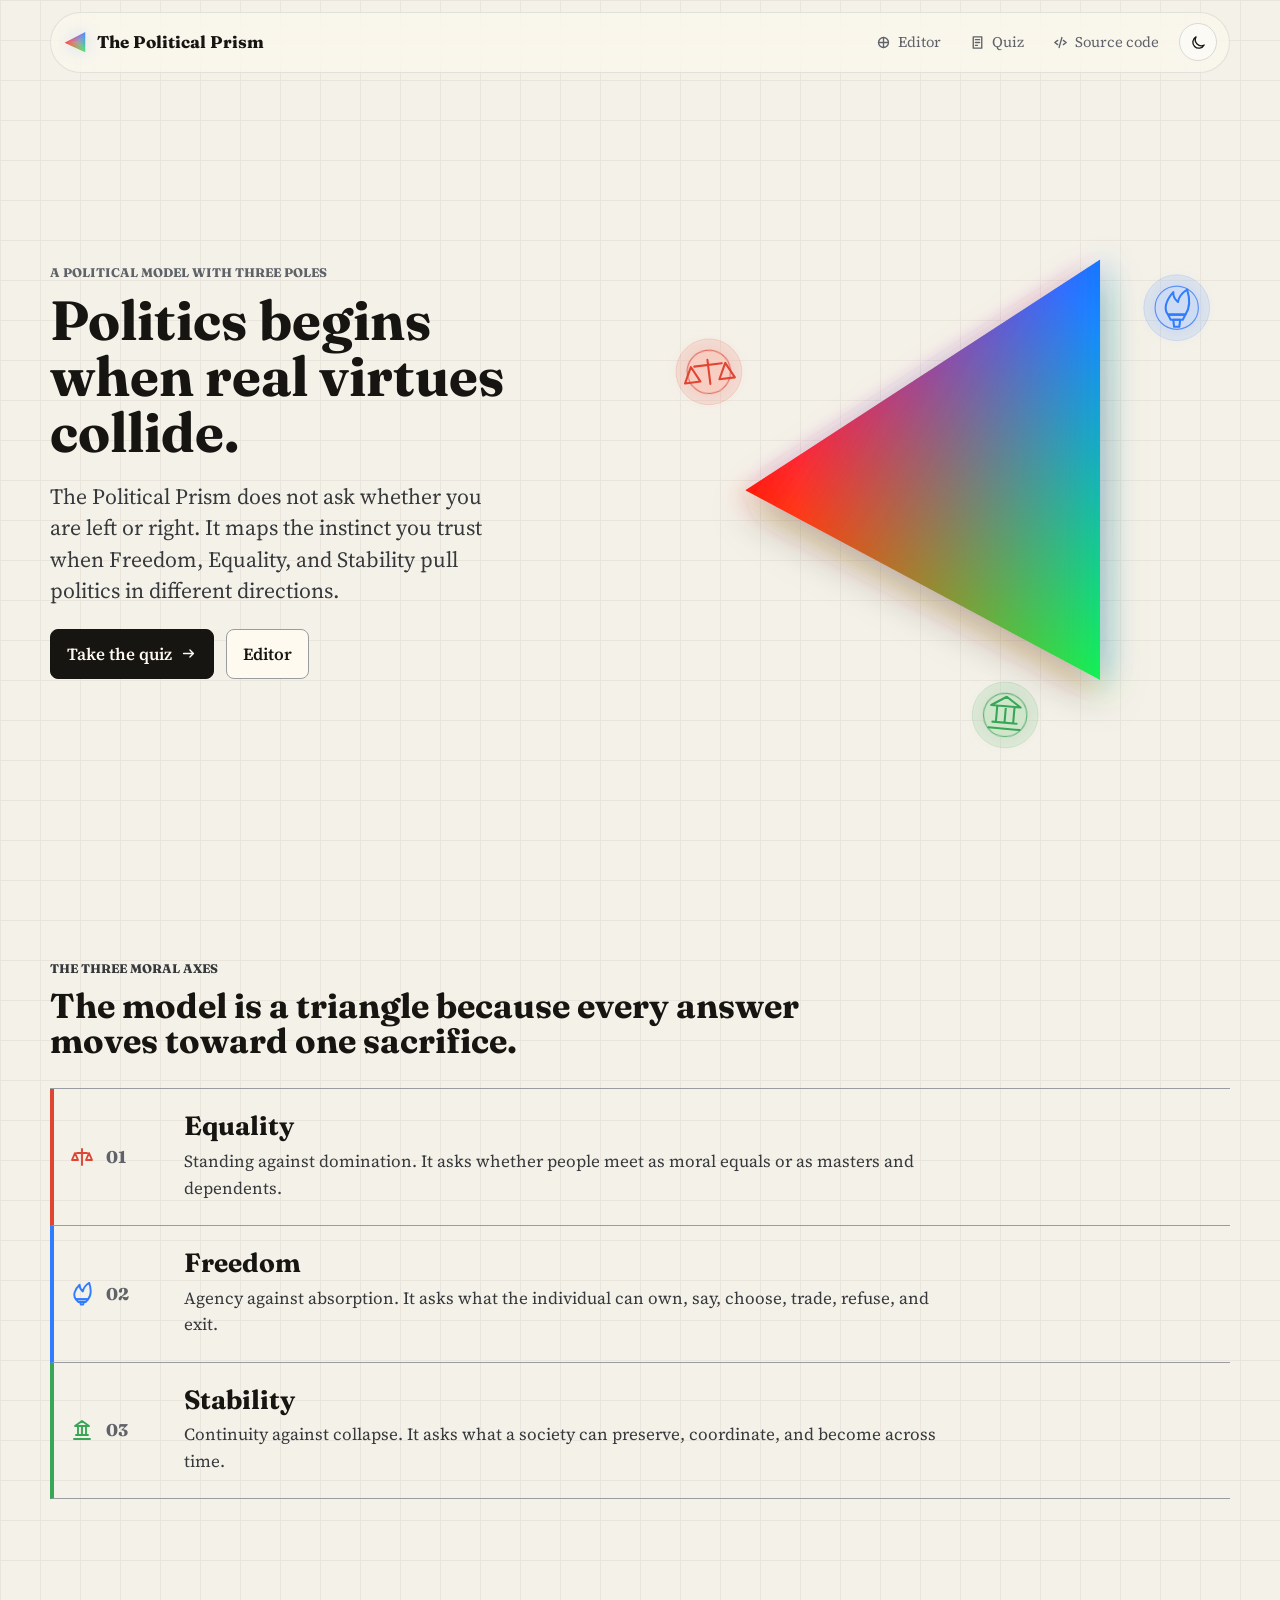
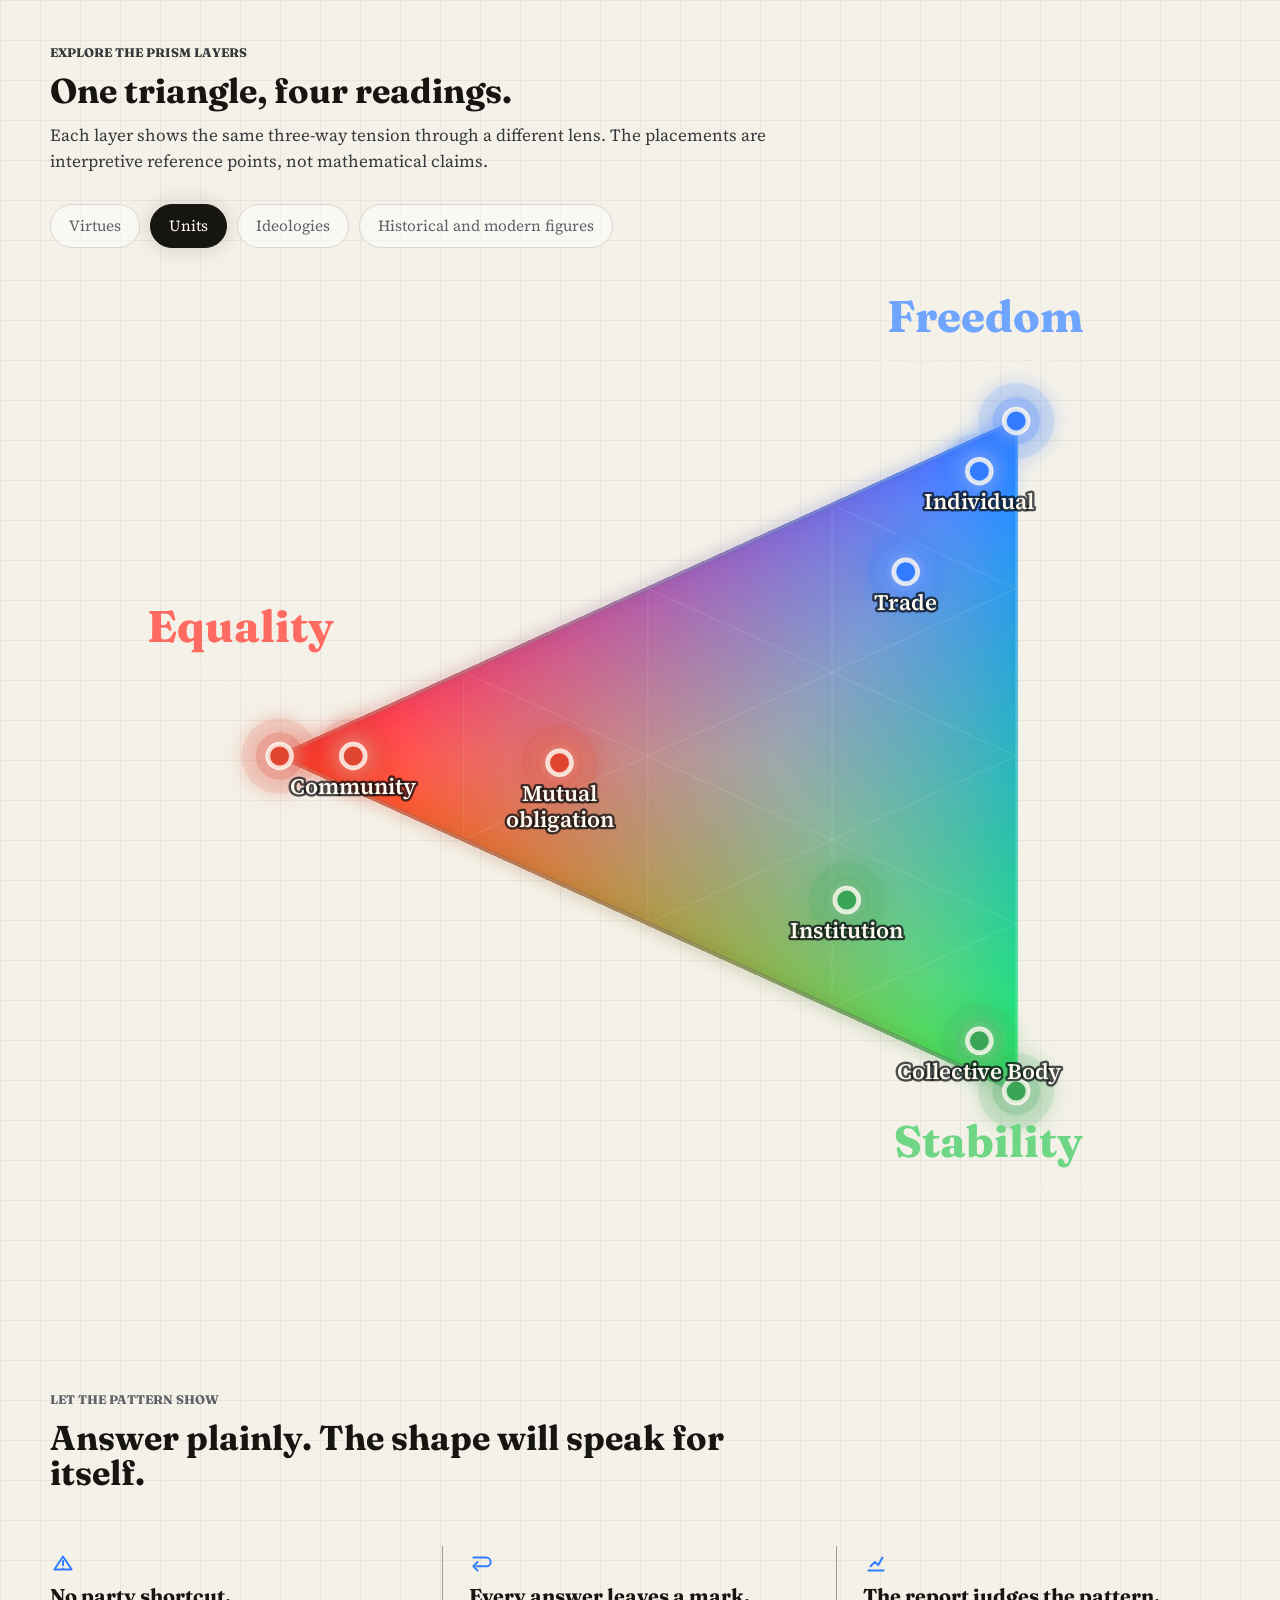
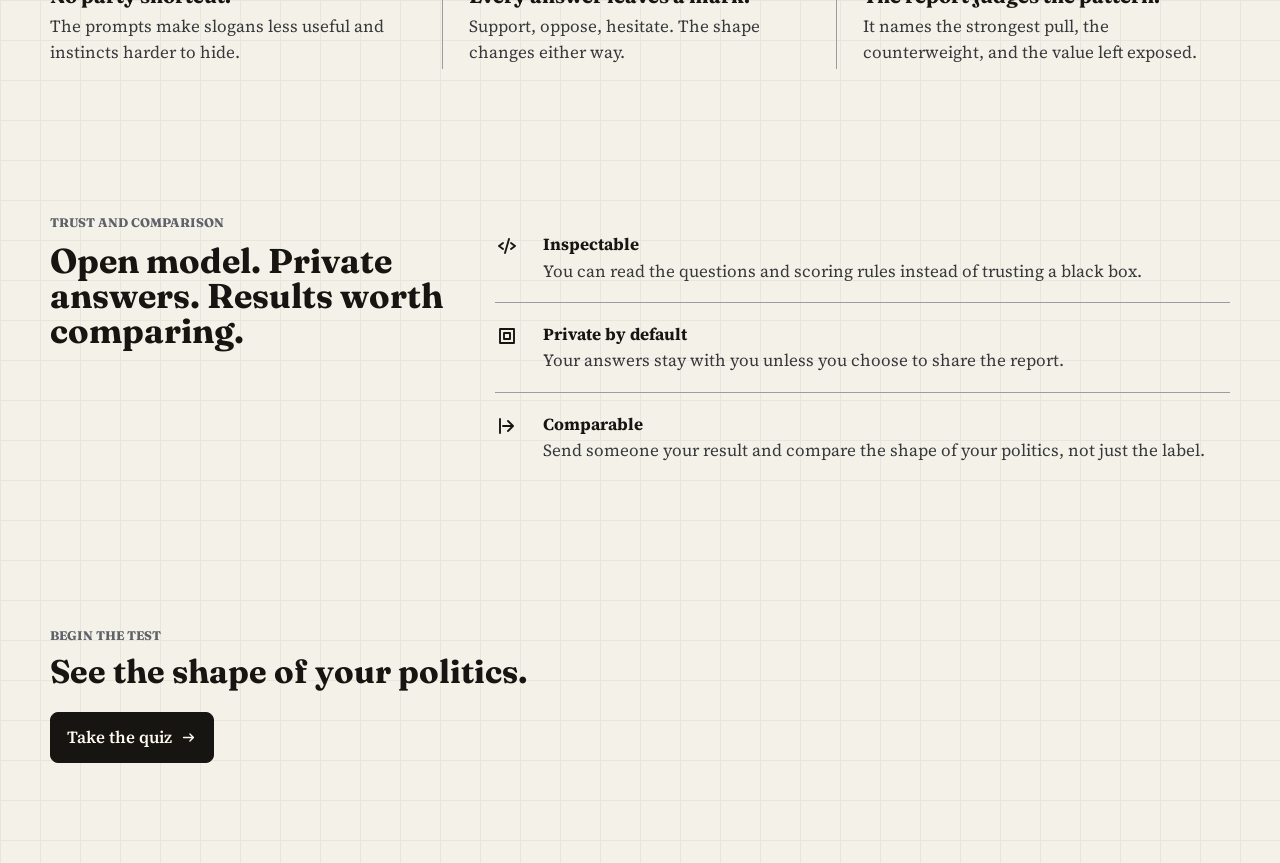
<file: site/index.html>
<!doctype html>
<html lang="en">
  <head>
    <meta charset="utf-8">
    <meta name="viewport" content="width=device-width, initial-scale=1">
    <title>The Political Prism</title>
    <meta name="description" content="A three-pole political quiz and civic model built around Freedom, Equality, and Stability.">
    <meta name="theme-color" content="#f4f1e8">
    <meta property="og:title" content="The Political Prism">
    <meta property="og:description" content="Politics as a conflict between Freedom, Equality, and Stability.">
    <meta property="og:type" content="website">
    <link rel="icon" href="favicon.svg" type="image/svg+xml">
    <link rel="manifest" href="site.webmanifest">
    <link rel="preconnect" href="https://fonts.googleapis.com">
    <link rel="preconnect" href="https://fonts.gstatic.com" crossorigin>
    <link href="https://fonts.googleapis.com/css2?family=Fraunces:opsz,wght@9..144,600;9..144,750&family=Source+Serif+4:opsz,wght@8..60,400;8..60,600&display=swap" rel="stylesheet">
    <link rel="stylesheet" href="styles.css">
  </head>
  <body data-page="home">
    <div class="page-shell">
      <header class="site-header" aria-label="Site header">
        <a class="brand" href="./" aria-label="The Political Prism home">
          <img class="brand-mark" src="favicon.svg" alt="" aria-hidden="true">
          <span>The Political Prism</span>
        </a>
        <div class="header-actions">
          <nav class="nav-links" aria-label="Primary navigation">
            <a href="editor.html">
              <svg class="nav-icon" viewBox="0 0 24 24" aria-hidden="true"><path d="M12 5v14M5 12h14"/><circle cx="12" cy="12" r="7"/></svg>
              <span>Editor</span>
            </a>
            <a href="quiz.html">
              <svg class="nav-icon" viewBox="0 0 24 24" aria-hidden="true"><path d="M6 4h12v16H6z"/><path d="M9 8h6M9 12h6M9 16h3"/></svg>
              <span>Quiz</span>
            </a>
            <a href="https://github.com/RedeemedSpoon/Political-Prism-Test">
              <svg class="nav-icon" viewBox="0 0 24 24" aria-hidden="true"><path d="m8 9-4 3 4 3M16 9l4 3-4 3M14 5l-4 14"/></svg>
              <span>Source code</span>
            </a>
          </nav>
          <button class="theme-toggle" type="button" data-theme-toggle aria-label="Toggle color theme" title="Toggle color theme">
            <svg class="theme-icon sun-icon" viewBox="0 0 24 24" aria-hidden="true"><path d="M12 5V2M12 22v-3M5 12H2M22 12h-3M6.6 6.6 4.5 4.5M19.5 19.5l-2.1-2.1M17.4 6.6l2.1-2.1M4.5 19.5l2.1-2.1"/><circle cx="12" cy="12" r="4"/></svg>
            <svg class="theme-icon moon-icon" viewBox="0 0 24 24" aria-hidden="true"><path d="M20 15.5A8.5 8.5 0 0 1 8.5 4 8.5 8.5 0 1 0 20 15.5z"/></svg>
          </button>
        </div>
      </header>

      <main>
        <section class="opening" id="model">
          <div class="opening-copy">
            <p class="kicker">A political model with three poles</p>
            <h1>Politics begins when real virtues collide.</h1>
            <p class="lead">
              The Political Prism does not ask whether you are left or right. It maps the instinct you trust when Freedom, Equality, and Stability pull politics in different directions.
            </p>
            <div class="opening-actions">
              <a class="command primary icon-label" href="quiz.html">
                <span>Take the quiz</span>
                <svg class="button-icon" viewBox="0 0 24 24" aria-hidden="true"><path d="M5 12h14M14 7l5 5-5 5"/></svg>
              </a>
              <a class="command ghost" href="editor.html">Editor</a>
            </div>
          </div>

          <div class="hero-prism" aria-label="Animated Political Prism">
            <svg class="prism-flow" viewBox="0 0 760 560" role="img" aria-labelledby="heroPrismTitle heroPrismDesc">
              <title id="heroPrismTitle">Three-dimensional Political Prism triangle</title>
              <desc id="heroPrismDesc">A skewed triangular prism blends red Equality, blue Freedom, and green Stability, with civic symbols scattered around it.</desc>
              <defs>
                <radialGradient id="heroPrismGlow" cx="55%" cy="50%" r="58%">
                  <stop offset="0%" stop-color="#00f6ff" stop-opacity="0.11"/>
                  <stop offset="42%" stop-color="#277dff" stop-opacity="0.08"/>
                  <stop offset="74%" stop-color="#ff2d22" stop-opacity="0.06"/>
                  <stop offset="100%" stop-color="#27ff62" stop-opacity="0"/>
                </radialGradient>
                <filter id="heroSoftGlow" x="-45%" y="-45%" width="190%" height="190%">
                  <feGaussianBlur stdDeviation="10" result="blur"/>
                  <feColorMatrix in="blur" type="matrix" values="1 0 0 0 0  0 0.94 0 0 0  0 0 1 0 0  0 0 0 0.76 0" result="glow"/>
                  <feMerge>
                    <feMergeNode in="glow"/>
                    <feMergeNode in="SourceGraphic"/>
                  </feMerge>
                </filter>
                <filter id="heroPrismShadow" x="-30%" y="-30%" width="160%" height="160%">
                  <feDropShadow dx="-16" dy="6" stdDeviation="12" flood-color="#ff2d22" flood-opacity="0.1"/>
                  <feDropShadow dx="14" dy="-8" stdDeviation="14" flood-color="#307cff" flood-opacity="0.12"/>
                  <feDropShadow dx="14" dy="14" stdDeviation="14" flood-color="#28d65c" flood-opacity="0.1"/>
                  <feDropShadow dx="0" dy="20" stdDeviation="20" flood-color="#02060a" flood-opacity="0.28"/>
                </filter>
              </defs>

              <g class="hero-float">
                <g class="floating-icons" aria-hidden="true">
                  <g class="floating-icon equality" transform="translate(158 166) rotate(-7)">
                    <circle class="icon-halo" r="38"/>
                    <circle class="icon-shell" r="25"/>
                    <path class="node-icon" d="M0-14v28M-16-8h32M-20-8l-9 18h18zm40 0-9 18h18z"/>
                  </g>
                  <g class="floating-icon freedom" transform="translate(698 92)">
                    <circle class="icon-halo" r="38"/>
                    <circle class="icon-shell" r="25"/>
                    <g class="node-icon torch-node">
                      <path d="M-10 8C-15.5 2-12.6-8.4-4-18c-.2 4.8 1.6 8.2 5.4 11.4C2.4-12.8 6.4-17.2 12-21c3.3 10.4 3.6 21-2 29z"/>
                      <path d="M-10 8h20l-3 6H-7z"/>
                      <path d="M-4 14h8L3 22h-6z"/>
                    </g>
                  </g>
                  <g class="floating-icon stability" transform="translate(500 562) rotate(5)">
                    <circle class="icon-halo" r="38"/>
                    <circle class="icon-shell" r="25"/>
                    <path class="node-icon" d="M-18 16h36M-14 9h28M-10-10v19M0-10v19M10-10v19M-17-10h34L0-21z"/>
                  </g>
                </g>

                <g class="prism-stage" aria-hidden="true">
                  <polygon class="prism-aura" points="178,303 632,8 632,548"/>
                  <g class="prism-object" filter="url(#heroPrismShadow)">
                    <foreignObject class="prism-map-object" x="200" y="36" width="410" height="486">
                      <canvas xmlns="http://www.w3.org/1999/xhtml" class="prism-map-canvas" width="410" height="486" data-prism-map></canvas>
                    </foreignObject>
                    <polygon class="prism-face" points="200,303 610,36 610,522"/>
                    <path class="prism-axis equality" d="M200 303 610 36"/>
                    <path class="prism-axis freedom" d="M610 36 610 522"/>
                    <path class="prism-axis stability" d="M610 522 200 303"/>
                  </g>
                </g>
              </g>
            </svg>
          </div>
        </section>

        <section class="axis-section" aria-labelledby="axisTitle">
          <div class="section-heading compact">
            <p class="kicker">The three moral axes</p>
            <h2 id="axisTitle">The model is a triangle because every answer moves toward one sacrifice.</h2>
          </div>
          <div class="axis-lines">
            <article class="axis-line equality">
              <span class="axis-number">
                <svg class="axis-symbol" viewBox="0 0 24 24" aria-hidden="true"><path d="M12 4v16M7 8h10M5 8l-3 7h6zm14 0-3 7h6z"/></svg>
                <span>01</span>
              </span>
              <div>
                <h3>Equality</h3>
                <p>Standing against domination. It asks whether people meet as moral equals or as masters and dependents.</p>
              </div>
            </article>
            <article class="axis-line freedom">
              <span class="axis-number">
                <svg class="axis-symbol" viewBox="0 0 24 24" aria-hidden="true">
                  <path d="M6 17.3C2.7 13.7 4.4 7.6 9.6 2.7c-.1 2.9 1 4.9 3.2 6.8.6-3.7 3-6.4 6.4-8.7 2 6.2 2.2 12.5-1.2 16.5z"/>
                  <path d="M6 17.3h12L15.8 20H8.2z"/>
                  <path d="M10 20h4l-.8 2.5h-2.4z"/>
                </svg>
                <span>02</span>
              </span>
              <div>
                <h3>Freedom</h3>
                <p>Agency against absorption. It asks what the individual can own, say, choose, trade, refuse, and exit.</p>
              </div>
            </article>
            <article class="axis-line stability">
              <span class="axis-number">
                <svg class="axis-symbol" viewBox="0 0 24 24" aria-hidden="true"><path d="M4 21h16M6 17h12M8 8v9M12 8v9M16 8v9M5 8h14L12 3z"/></svg>
                <span>03</span>
              </span>
              <div>
                <h3>Stability</h3>
                <p>Continuity against collapse. It asks what a society can preserve, coordinate, and become across time.</p>
              </div>
            </article>
          </div>
        </section>

        <section class="triangle-section" id="triangle" aria-labelledby="triangleTitle">
          <div class="section-heading">
            <p class="kicker">Explore the prism layers</p>
            <h2 id="triangleTitle">One triangle, four readings.</h2>
            <p>
              Each layer shows the same three-way tension through a different lens. The placements are interpretive reference points, not mathematical claims.
            </p>
          </div>

          <div class="triangle-stage">
            <div class="triangle-controls">
              <div class="view-tabs" role="tablist" aria-label="Triangle view">
                <button type="button" role="tab" aria-selected="false" data-view="virtues">Virtues</button>
                <button type="button" role="tab" aria-selected="true" data-view="units">Units</button>
                <button type="button" role="tab" aria-selected="false" data-view="ideologies">Ideologies</button>
                <button type="button" role="tab" aria-selected="false" data-view="figures">Historical and modern figures</button>
              </div>
            </div>

            <div id="triangleCanvas" class="triangle-canvas prism-canvas" aria-live="polite"></div>
            <svg class="selection-connector" id="selectionConnector" aria-hidden="true" hidden></svg>

            <aside class="layer-panel" aria-label="Selected prism layer" hidden>
              <p class="panel-eyebrow" id="layerEyebrow">Virtues Layer</p>
              <h3 id="layerTitle">Freedom, Equality, Stability</h3>
              <p id="layerDescription"></p>
              <div class="selected-point" id="selectedPoint">
                <p class="selected-label">Selected point</p>
                <h4>Choose a label in the triangle.</h4>
                <p>The notes here will explain how that point reads the same three-pole conflict.</p>
              </div>
              <div class="point-list" id="pointList" aria-label="Layer points"></div>
            </aside>
          </div>
        </section>

        <section class="quiz-explain" aria-labelledby="quizExplainTitle">
          <div>
            <p class="kicker">Let the pattern show</p>
            <h2 id="quizExplainTitle">Answer plainly. The shape will speak for itself.</h2>
          </div>
          <div class="measure-list">
            <article class="measure-row">
              <svg class="measure-icon" viewBox="0 0 24 24" aria-hidden="true"><path d="M4 18 12 6l8 12z"/><path d="M12 10v4M12 17h.01"/></svg>
              <div>
                <h3>No party shortcut.</h3>
                <p>The prompts make slogans less useful and instincts harder to hide.</p>
              </div>
            </article>
            <article class="measure-row">
              <svg class="measure-icon" viewBox="0 0 24 24" aria-hidden="true"><path d="M4 7h12a4 4 0 0 1 0 8H7"/><path d="m8 11-4 4 4 4"/></svg>
              <div>
                <h3>Every answer leaves a mark.</h3>
                <p>Support, oppose, hesitate. The shape changes either way.</p>
              </div>
            </article>
            <article class="measure-row">
              <svg class="measure-icon" viewBox="0 0 24 24" aria-hidden="true"><path d="M5 19h14M7 15l4-4 3 3 4-7"/></svg>
              <div>
                <h3>The report judges the pattern.</h3>
                <p>It names the strongest pull, the counterweight, and the value left exposed.</p>
              </div>
            </article>
          </div>
        </section>

        <section class="site-notes" aria-labelledby="siteNotesTitle">
          <div>
            <p class="kicker">Trust and comparison</p>
            <h2 id="siteNotesTitle">Open model. Private answers. Results worth comparing.</h2>
          </div>
          <div class="notes-grid">
            <article class="note-row">
              <svg class="note-icon" viewBox="0 0 24 24" aria-hidden="true"><path d="m8 9-4 3 4 3M16 9l4 3-4 3M14 5l-4 14"/></svg>
              <p><strong>Inspectable</strong><span>You can read the questions and scoring rules instead of trusting a black box.</span></p>
            </article>
            <article class="note-row">
              <svg class="note-icon" viewBox="0 0 24 24" aria-hidden="true"><path d="M5 5h14v14H5z"/><path d="M9 9h6v6H9z"/></svg>
              <p><strong>Private by default</strong><span>Your answers stay with you unless you choose to share the report.</span></p>
            </article>
            <article class="note-row">
              <svg class="note-icon" viewBox="0 0 24 24" aria-hidden="true"><path d="M8 12h8M13 7l5 5-5 5"/><path d="M5 5v14"/></svg>
              <p><strong>Comparable</strong><span>Send someone your result and compare the shape of your politics, not just the label.</span></p>
            </article>
          </div>
        </section>

        <section class="final-cta" aria-labelledby="finalCtaTitle">
          <p class="kicker">Begin the test</p>
          <h2 id="finalCtaTitle">See the shape of your politics.</h2>
          <a class="command primary icon-label" href="quiz.html">
            <span>Take the quiz</span>
            <svg class="button-icon" viewBox="0 0 24 24" aria-hidden="true"><path d="M5 12h14M14 7l5 5-5 5"/></svg>
          </a>
        </section>
      </main>
    </div>

    <script src="app.js"></script>
  </body>
</html>
</file>
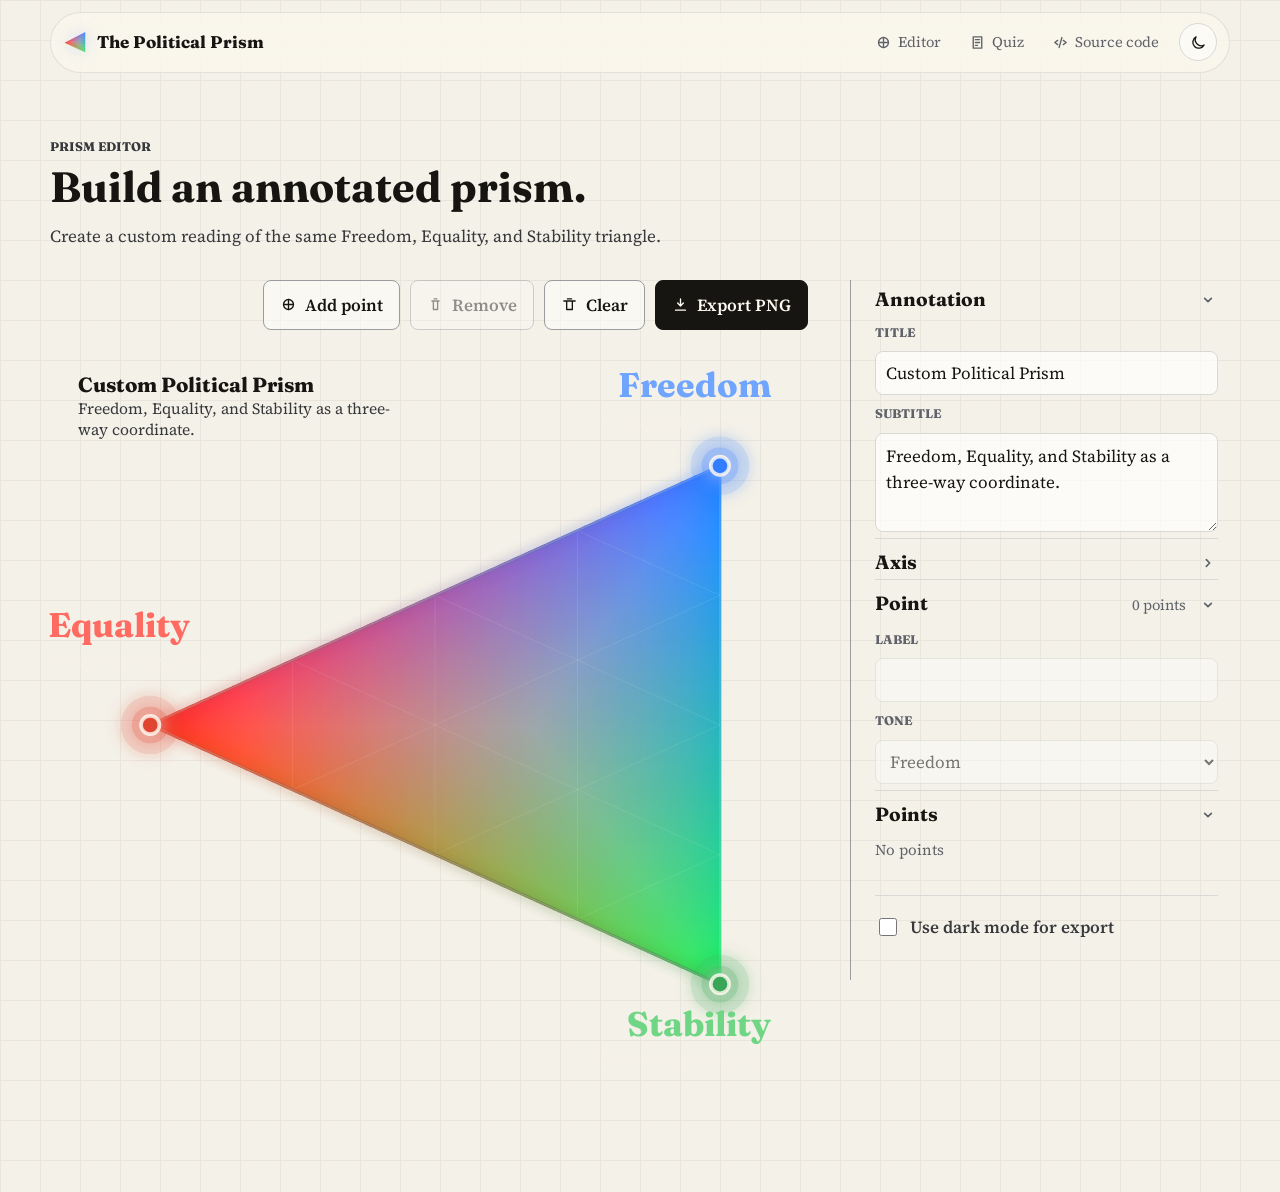
<file: site/editor.html>
<!doctype html>
<html lang="en">
  <head>
    <meta charset="utf-8">
    <meta name="viewport" content="width=device-width, initial-scale=1">
    <title>Editor - The Political Prism</title>
    <meta name="description" content="Create an annotated Political Prism triangle with custom points and labels.">
    <meta name="theme-color" content="#f4f1e8">
    <link rel="icon" href="favicon.svg" type="image/svg+xml">
    <link rel="manifest" href="site.webmanifest">
    <link rel="preconnect" href="https://fonts.googleapis.com">
    <link rel="preconnect" href="https://fonts.gstatic.com" crossorigin>
    <link href="https://fonts.googleapis.com/css2?family=Fraunces:opsz,wght@9..144,600;9..144,750&family=Source+Serif+4:opsz,wght@8..60,400;8..60,600&display=swap" rel="stylesheet">
    <link rel="stylesheet" href="styles.css">
  </head>
  <body data-page="editor">
    <div class="page-shell">
      <header class="site-header" aria-label="Site header">
        <a class="brand" href="./" aria-label="The Political Prism home">
          <img class="brand-mark" src="favicon.svg" alt="" aria-hidden="true">
          <span>The Political Prism</span>
        </a>
        <div class="header-actions">
          <nav class="nav-links" aria-label="Primary navigation">
            <a href="editor.html" aria-current="page">
              <svg class="nav-icon" viewBox="0 0 24 24" aria-hidden="true"><path d="M12 5v14M5 12h14"/><circle cx="12" cy="12" r="7"/></svg>
              <span>Editor</span>
            </a>
            <a href="quiz.html">
              <svg class="nav-icon" viewBox="0 0 24 24" aria-hidden="true"><path d="M6 4h12v16H6z"/><path d="M9 8h6M9 12h6M9 16h3"/></svg>
              <span>Quiz</span>
            </a>
            <a href="https://github.com/RedeemedSpoon/Political-Prism-Test">
              <svg class="nav-icon" viewBox="0 0 24 24" aria-hidden="true"><path d="m8 9-4 3 4 3M16 9l4 3-4 3M14 5l-4 14"/></svg>
              <span>Source code</span>
            </a>
          </nav>
          <button class="theme-toggle" type="button" data-theme-toggle aria-label="Toggle color theme" title="Toggle color theme">
            <svg class="theme-icon sun-icon" viewBox="0 0 24 24" aria-hidden="true"><path d="M12 5V2M12 22v-3M5 12H2M22 12h-3M6.6 6.6 4.5 4.5M19.5 19.5l-2.1-2.1M17.4 6.6l2.1-2.1M4.5 19.5l2.1-2.1"/><circle cx="12" cy="12" r="4"/></svg>
            <svg class="theme-icon moon-icon" viewBox="0 0 24 24" aria-hidden="true"><path d="M20 15.5A8.5 8.5 0 0 1 8.5 4 8.5 8.5 0 1 0 20 15.5z"/></svg>
          </button>
        </div>
      </header>

      <main>
        <section class="editor-page" aria-labelledby="editorTitle">
          <div class="section-heading compact">
            <p class="kicker">Prism editor</p>
            <h1 id="editorTitle">Build an annotated prism.</h1>
            <p>Create a custom reading of the same Freedom, Equality, and Stability triangle.</p>
          </div>

          <div class="editor-workbench">
            <section class="editor-board" aria-label="Political Prism editor">
              <div class="editor-toolbar" aria-label="Editor commands">
                <button class="command secondary icon-label" id="addEditorPoint" type="button">
                  <svg class="button-icon" viewBox="0 0 24 24" aria-hidden="true"><path d="M12 5v14M5 12h14"/><circle cx="12" cy="12" r="7"/></svg>
                  <span>Add point</span>
                </button>
                <button class="command secondary icon-label" id="removeEditorPoint" type="button">
                  <svg class="button-icon" viewBox="0 0 24 24" aria-hidden="true"><path d="M7 7h10M9 7v12h6V7M10 4h4"/></svg>
                  <span>Remove</span>
                </button>
                <button class="command secondary icon-label" id="clearEditorDraft" type="button">
                  <svg class="button-icon" viewBox="0 0 24 24" aria-hidden="true"><path d="M4 7h16M8 7v12h8V7M9 4h6"/></svg>
                  <span>Clear</span>
                </button>
                <button class="command primary icon-label" id="exportEditorPng" type="button">
                  <svg class="button-icon" viewBox="0 0 24 24" aria-hidden="true"><path d="M12 4v10M8 10l4 4 4-4"/><path d="M5 20h14"/></svg>
                  <span>Export PNG</span>
                </button>
              </div>

              <div id="editorCanvas" class="triangle-canvas editor-canvas prism-canvas" aria-live="polite"></div>
            </section>

            <aside class="editor-panel" aria-label="Prism editor controls">
              <div class="editor-panel-scroll">
                <details class="editor-fieldset editor-collapse" aria-labelledby="editorAnnotationHeading" open>
                  <summary class="editor-collapse-summary">
                    <h2 id="editorAnnotationHeading">Annotation</h2>
                    <svg class="editor-collapse-icon" viewBox="0 0 24 24" aria-hidden="true"><path d="m8 10 4 4 4-4"/></svg>
                  </summary>
                  <div class="editor-collapse-body">
                    <label for="editorTitleInput">Title</label>
                    <input id="editorTitleInput" type="text" maxlength="80" autocomplete="off">
                    <label for="editorSubtitleInput">Subtitle</label>
                    <textarea id="editorSubtitleInput" rows="3" maxlength="180"></textarea>
                  </div>
                </details>

                <details class="editor-fieldset editor-collapse" aria-labelledby="editorAxisHeading">
                  <summary class="editor-collapse-summary">
                    <h2 id="editorAxisHeading">Axis</h2>
                    <svg class="editor-collapse-icon" viewBox="0 0 24 24" aria-hidden="true"><path d="m8 10 4 4 4-4"/></svg>
                  </summary>
                  <div class="editor-collapse-body">
                    <label for="editorAxisSelect">Pole</label>
                    <select id="editorAxisSelect">
                      <option value="freedom">Freedom</option>
                      <option value="equality">Equality</option>
                      <option value="stability">Stability</option>
                    </select>
                    <label for="editorAxisLabel">Axis label</label>
                    <input id="editorAxisLabel" type="text" maxlength="28" autocomplete="off">
                    <label for="editorAxisNote">Axis subtext</label>
                    <textarea id="editorAxisNote" rows="2" maxlength="72"></textarea>
                  </div>
                </details>

                <details class="editor-fieldset editor-collapse" aria-labelledby="editorPointHeading" open>
                  <summary class="editor-collapse-summary">
                    <div class="editor-panel-title">
                      <h2 id="editorPointHeading">Point</h2>
                      <span id="editorPointCount">0 points</span>
                    </div>
                    <svg class="editor-collapse-icon" viewBox="0 0 24 24" aria-hidden="true"><path d="m8 10 4 4 4-4"/></svg>
                  </summary>
                  <div class="editor-collapse-body">
                    <label for="editorPointLabel">Label</label>
                    <input id="editorPointLabel" type="text" maxlength="48" autocomplete="off">
                    <label for="editorPointTone">Tone</label>
                    <select id="editorPointTone">
                      <option value="freedom">Freedom</option>
                      <option value="equality">Equality</option>
                      <option value="stability">Stability</option>
                    </select>
                  </div>
                </details>

                <details class="editor-fieldset editor-collapse" aria-labelledby="editorPointsHeading" open>
                  <summary class="editor-collapse-summary">
                    <h2 id="editorPointsHeading">Points</h2>
                    <svg class="editor-collapse-icon" viewBox="0 0 24 24" aria-hidden="true"><path d="m8 10 4 4 4-4"/></svg>
                  </summary>
                  <div class="editor-collapse-body">
                    <div class="editor-point-list" id="editorPointList" aria-label="Custom prism points"></div>
                  </div>
                </details>

                <p class="editor-status" id="editorStatus" role="status"></p>

                <label class="editor-theme-control">
                  <input id="editorExportDarkMode" type="checkbox">
                  <span>Use dark mode for export</span>
                </label>
              </div>
            </aside>
          </div>
        </section>
      </main>
    </div>

    <script src="app.js"></script>
  </body>
</html>
</file>
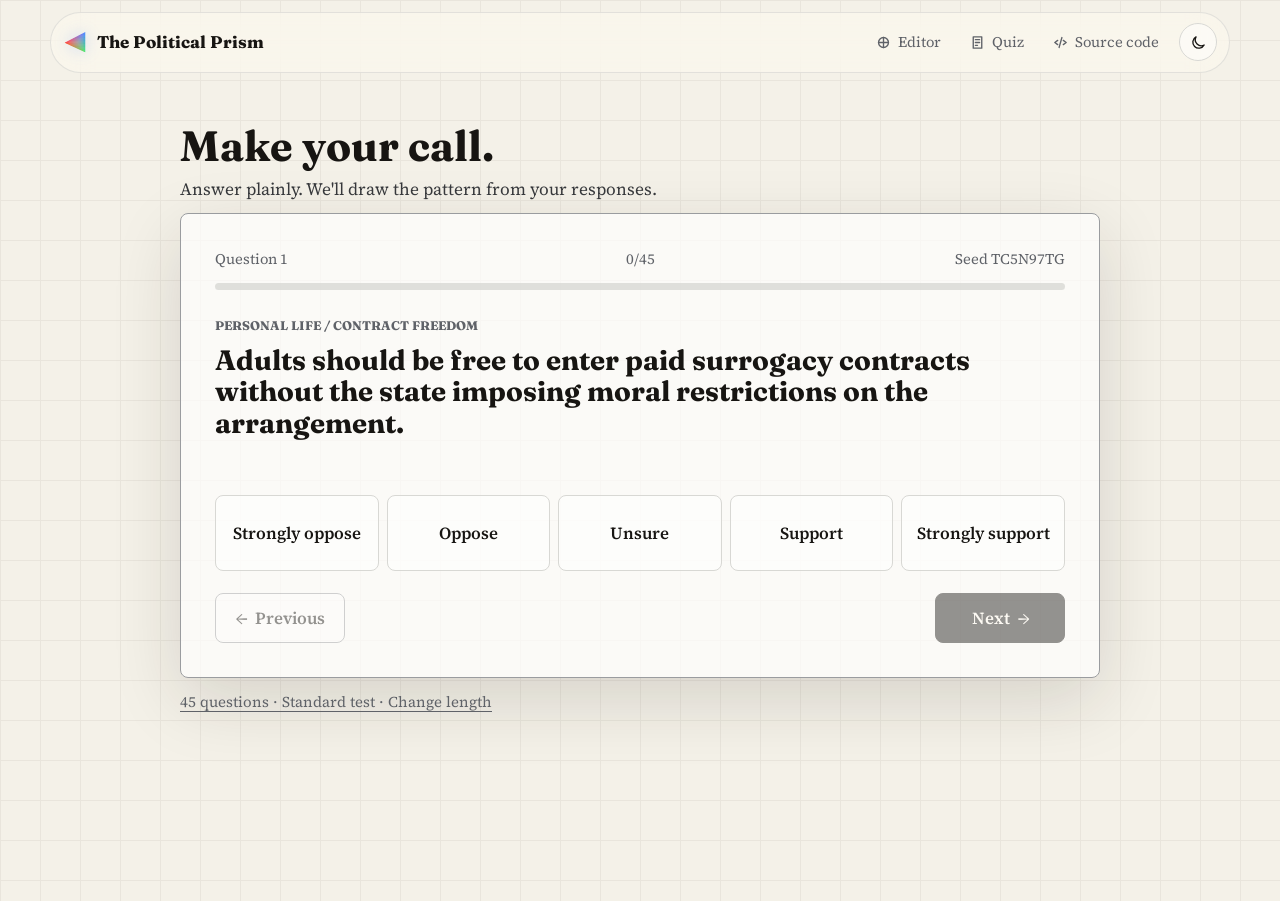
<file: site/quiz.html>
<!doctype html>
<html lang="en">
  <head>
    <meta charset="utf-8">
    <meta name="viewport" content="width=device-width, initial-scale=1">
    <title>Quiz - The Political Prism</title>
    <meta name="description" content="Answer plainly and let the Political Prism read the pattern.">
    <meta name="theme-color" content="#f4f1e8">
    <link rel="icon" href="favicon.svg" type="image/svg+xml">
    <link rel="manifest" href="site.webmanifest">
    <link rel="preconnect" href="https://fonts.googleapis.com">
    <link rel="preconnect" href="https://fonts.gstatic.com" crossorigin>
    <link href="https://fonts.googleapis.com/css2?family=Fraunces:opsz,wght@9..144,600;9..144,750&family=Source+Serif+4:opsz,wght@8..60,400;8..60,600&display=swap" rel="stylesheet">
    <link rel="stylesheet" href="styles.css">
  </head>
  <body data-page="quiz">
    <div class="page-shell">
      <header class="site-header" aria-label="Site header">
        <a class="brand" href="./" aria-label="The Political Prism home">
          <img class="brand-mark" src="favicon.svg" alt="" aria-hidden="true">
          <span>The Political Prism</span>
        </a>
        <div class="header-actions">
          <nav class="nav-links" aria-label="Primary navigation">
            <a href="editor.html">
              <svg class="nav-icon" viewBox="0 0 24 24" aria-hidden="true"><path d="M12 5v14M5 12h14"/><circle cx="12" cy="12" r="7"/></svg>
              <span>Editor</span>
            </a>
            <a href="quiz.html" aria-current="page">
              <svg class="nav-icon" viewBox="0 0 24 24" aria-hidden="true"><path d="M6 4h12v16H6z"/><path d="M9 8h6M9 12h6M9 16h3"/></svg>
              <span>Quiz</span>
            </a>
            <a href="https://github.com/RedeemedSpoon/Political-Prism-Test">
              <svg class="nav-icon" viewBox="0 0 24 24" aria-hidden="true"><path d="m8 9-4 3 4 3M16 9l4 3-4 3M14 5l-4 14"/></svg>
              <span>Source code</span>
            </a>
          </nav>
          <button class="theme-toggle" type="button" data-theme-toggle aria-label="Toggle color theme" title="Toggle color theme">
            <svg class="theme-icon sun-icon" viewBox="0 0 24 24" aria-hidden="true"><path d="M12 5V2M12 22v-3M5 12H2M22 12h-3M6.6 6.6 4.5 4.5M19.5 19.5l-2.1-2.1M17.4 6.6l2.1-2.1M4.5 19.5l2.1-2.1"/><circle cx="12" cy="12" r="4"/></svg>
            <svg class="theme-icon moon-icon" viewBox="0 0 24 24" aria-hidden="true"><path d="M20 15.5A8.5 8.5 0 0 1 8.5 4 8.5 8.5 0 1 0 20 15.5z"/></svg>
          </button>
        </div>
      </header>

      <main>
        <section class="quiz-page" aria-labelledby="quizTitle">
          <div class="quiz-intro">
            <div>
              <h1 id="quizTitle">Make your call.</h1>
              <p class="quiz-subtext">Answer plainly. We'll draw the pattern from your responses.</p>
            </div>
          </div>

          <div class="quiz-card" id="quizCard">
            <div class="quiz-meta">
              <span id="questionCounter">Loading questions</span>
              <span id="answeredCounter">0/0</span>
              <span id="seedBadge">Seed</span>
            </div>
            <div class="progress-track" aria-hidden="true">
              <span id="progressFill"></span>
            </div>
            <p class="question-category" id="questionCategory"></p>
            <h2 id="questionText">Loading...</h2>
            <div class="answer-scale" id="answerScale" role="group" aria-label="Answer choices"></div>
            <div class="quiz-controls">
              <button class="command secondary nav-command" id="prevQuestion" type="button">
                <span aria-hidden="true">&larr;</span>
                <span>Previous</span>
              </button>
              <button class="command primary nav-command" id="nextQuestion" type="button">
                <span>Next</span>
                <span aria-hidden="true">&rarr;</span>
              </button>
            </div>
            <p class="quiz-status" id="quizStatus" role="status"></p>
          </div>

          <div class="test-length-control" aria-label="Test length">
            <button class="test-length-toggle" id="testLengthToggle" type="button" aria-expanded="false" aria-controls="testLengthOptions">
              45 questions · Standard test · Change length
            </button>
            <div class="test-length-options" id="testLengthOptions" hidden></div>
          </div>
        </section>
      </main>
    </div>

    <script src="app.js"></script>
  </body>
</html>
</file>
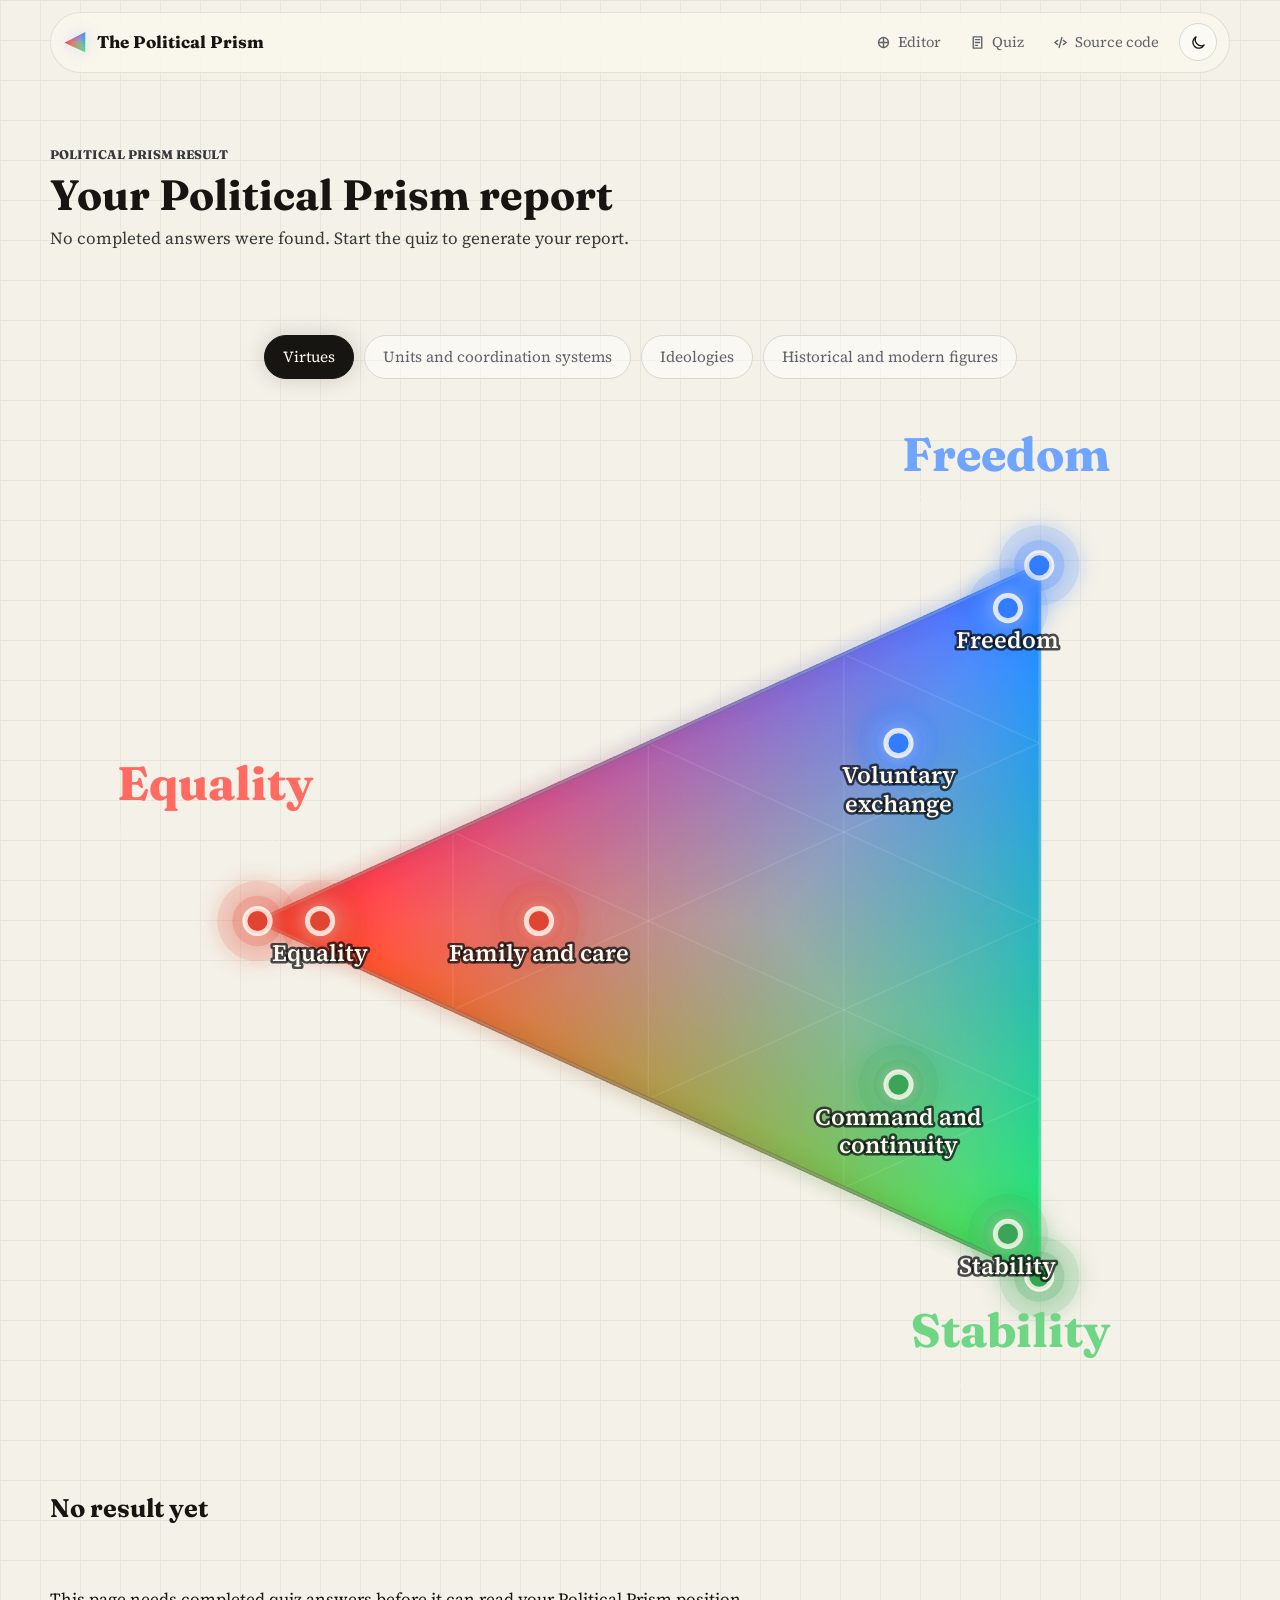
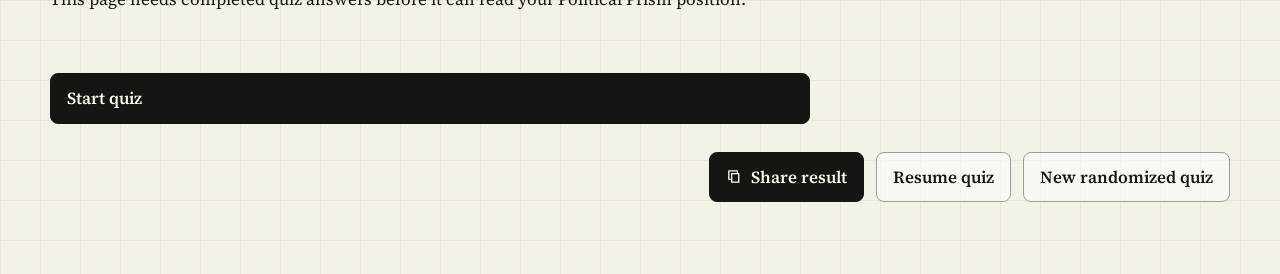
<file: site/results.html>
<!doctype html>
<html lang="en">
  <head>
    <meta charset="utf-8">
    <meta name="viewport" content="width=device-width, initial-scale=1">
    <title>Results - The Political Prism</title>
    <meta name="description" content="Your Political Prism result across Freedom, Equality, and Stability.">
    <meta name="theme-color" content="#f4f1e8">
    <link rel="icon" href="favicon.svg" type="image/svg+xml">
    <link rel="manifest" href="site.webmanifest">
    <link rel="preconnect" href="https://fonts.googleapis.com">
    <link rel="preconnect" href="https://fonts.gstatic.com" crossorigin>
    <link href="https://fonts.googleapis.com/css2?family=Fraunces:opsz,wght@9..144,600;9..144,750&family=Source+Serif+4:opsz,wght@8..60,400;8..60,600&display=swap" rel="stylesheet">
    <link rel="stylesheet" href="styles.css">
  </head>
  <body data-page="results">
    <div class="page-shell">
      <header class="site-header" aria-label="Site header">
        <a class="brand" href="./" aria-label="The Political Prism home">
          <img class="brand-mark" src="favicon.svg" alt="" aria-hidden="true">
          <span>The Political Prism</span>
        </a>
        <div class="header-actions">
          <nav class="nav-links" aria-label="Primary navigation">
            <a href="editor.html">
              <svg class="nav-icon" viewBox="0 0 24 24" aria-hidden="true"><path d="M12 5v14M5 12h14"/><circle cx="12" cy="12" r="7"/></svg>
              <span>Editor</span>
            </a>
            <a href="quiz.html">
              <svg class="nav-icon" viewBox="0 0 24 24" aria-hidden="true"><path d="M6 4h12v16H6z"/><path d="M9 8h6M9 12h6M9 16h3"/></svg>
              <span>Quiz</span>
            </a>
            <a href="https://github.com/RedeemedSpoon/Political-Prism-Test">
              <svg class="nav-icon" viewBox="0 0 24 24" aria-hidden="true"><path d="m8 9-4 3 4 3M16 9l4 3-4 3M14 5l-4 14"/></svg>
              <span>Source code</span>
            </a>
          </nav>
          <button class="theme-toggle" type="button" data-theme-toggle aria-label="Toggle color theme" title="Toggle color theme">
            <svg class="theme-icon sun-icon" viewBox="0 0 24 24" aria-hidden="true"><path d="M12 5V2M12 22v-3M5 12H2M22 12h-3M6.6 6.6 4.5 4.5M19.5 19.5l-2.1-2.1M17.4 6.6l2.1-2.1M4.5 19.5l2.1-2.1"/><circle cx="12" cy="12" r="4"/></svg>
            <svg class="theme-icon moon-icon" viewBox="0 0 24 24" aria-hidden="true"><path d="M20 15.5A8.5 8.5 0 0 1 8.5 4 8.5 8.5 0 1 0 20 15.5z"/></svg>
          </button>
        </div>
      </header>

      <main>
        <section class="results-section standalone-results" aria-labelledby="resultsTitle">
          <div class="section-heading compact">
            <p class="kicker">Political Prism result</p>
            <h1 id="resultsTitle">Your Political Prism report</h1>
            <p id="resultSummary">Loading result...</p>
          </div>
          <div class="result-overview" id="resultOverview" aria-live="polite"></div>

          <div class="result-triangle triangle-stage result-prism">
            <div class="triangle-controls result-layer-controls">
              <div class="view-tabs" role="tablist" aria-label="Result prism view">
                <button type="button" role="tab" aria-selected="true" data-view="virtues">Virtues</button>
                <button type="button" role="tab" aria-selected="false" data-view="units">Units and coordination systems</button>
                <button type="button" role="tab" aria-selected="false" data-view="ideologies">Ideologies</button>
                <button type="button" role="tab" aria-selected="false" data-view="figures">Historical and modern figures</button>
              </div>
            </div>
            <div id="triangleCanvas" class="triangle-canvas result-only prism-canvas" aria-live="polite"></div>
            <svg class="selection-connector" id="selectionConnector" aria-hidden="true" hidden></svg>

            <aside class="layer-panel" aria-label="Selected prism point" hidden>
              <p class="panel-eyebrow" id="layerEyebrow">Virtues Layer</p>
              <h3 id="layerTitle">Freedom, Equality, Stability</h3>
              <p id="layerDescription"></p>
              <div class="selected-point" id="selectedPoint">
                <p class="selected-label">Selected point</p>
                <h4>Choose a dot in the triangle.</h4>
                <p>Select a reference point to compare it with your own result.</p>
              </div>
              <div class="point-list" id="pointList" aria-label="Layer points"></div>
            </aside>
          </div>

          <section class="result-report" aria-label="Political Prism result interpretation">
            <div class="result-reading" id="resultReading"></div>
            <aside class="result-bars" id="resultBars" aria-label="Answer evidence"></aside>
          </section>

          <div class="result-actions">
            <button class="command primary icon-label" id="copyResultLink" type="button">
              <svg class="button-icon" viewBox="0 0 24 24" aria-hidden="true"><path d="M8 8h10v12H8z"/><path d="M6 16H4V4h12v2"/></svg>
              <span>Share result</span>
            </button>
            <a class="command secondary" id="resumeQuiz" href="quiz.html">Resume quiz</a>
            <a class="command secondary" href="quiz.html">New randomized quiz</a>
          </div>
        </section>
      </main>
    </div>

    <script src="app.js"></script>
  </body>
</html>
</file>
<file: site/styles.css>
:root {
  color-scheme: light;
  --paper: #f4f1e8;
  --paper-strong: #fffaf0;
  --ink: #171512;
  --muted: #5f6268;
  --line: #d8d8d4;
  --line-strong: #9a9c9f;
  --freedom: #307cff;
  --freedom-soft: #b8d2ff;
  --equality: #e04432;
  --equality-soft: #f2b2a8;
  --stability: #38a657;
  --stability-soft: #b9dfc5;
  --card: rgba(255, 255, 255, 0.48);
  --card-strong: rgba(255, 255, 255, 0.68);
  --soft-text: #36383b;
  --grid-blue: rgba(118, 124, 132, 0.08);
  --grid-red: rgba(118, 124, 132, 0.055);
  --wash: rgba(124, 130, 138, 0.08);
  --inverse: #fffaf0;
  --shadow: 0 22px 70px rgba(36, 28, 18, 0.14);
  --radius: 8px;
}

:root[data-theme="dark"] {
  color-scheme: dark;
  --paper: #0f1114;
  --paper-strong: #171a1f;
  --ink: #f5f0e8;
  --muted: #aeb4bd;
  --line: #2f343b;
  --line-strong: #626a74;
  --card: rgba(24, 27, 31, 0.55);
  --card-strong: rgba(24, 27, 31, 0.74);
  --soft-text: #d7dbe0;
  --grid-blue: rgba(108, 116, 128, 0.16);
  --grid-red: rgba(108, 116, 128, 0.1);
  --wash: rgba(148, 156, 166, 0.08);
  --inverse: #101315;
  --shadow: 0 22px 70px rgba(0, 0, 0, 0.34);
}

* {
  box-sizing: border-box;
}

html {
  scroll-behavior: smooth;
}

body {
  margin: 0;
  background-color: var(--paper);
  background-image: url("data:image/svg+xml,%3Csvg xmlns='http://www.w3.org/2000/svg' width='40' height='40' viewBox='0 0 40 40' shape-rendering='crispEdges'%3E%3Cpath d='M0.5 0V40M0 0.5H40' fill='none' stroke='%23e9e5dc' stroke-width='1'/%3E%3C/svg%3E");
  background-position: 0 0;
  background-size: 40px 40px;
  color: var(--ink);
  font-family: "Source Serif 4", Georgia, "Times New Roman", serif;
  font-size: 17px;
  line-height: 1.55;
}

:root[data-theme="dark"] body {
  background-image: url("data:image/svg+xml,%3Csvg xmlns='http://www.w3.org/2000/svg' width='40' height='40' viewBox='0 0 40 40' shape-rendering='crispEdges'%3E%3Cpath d='M0.5 0V40M0 0.5H40' fill='none' stroke='%2315191e' stroke-width='1'/%3E%3C/svg%3E");
}

button,
a {
  -webkit-tap-highlight-color: transparent;
}

button {
  font: inherit;
}

a {
  color: inherit;
  text-decoration: none;
}

.page-shell {
  width: min(1180px, calc(100% - 32px));
  margin: 0 auto;
}

.site-header {
  position: sticky;
  top: 0;
  z-index: 20;
  display: flex;
  align-items: center;
  justify-content: space-between;
  gap: 24px;
  margin: 12px 0 0;
  padding: 10px 12px;
  background: color-mix(in srgb, var(--paper-strong) 48%, transparent);
  backdrop-filter: blur(18px);
  border: 1px solid color-mix(in srgb, var(--line) 72%, transparent);
  border-radius: 999px;
}

.brand,
.nav-links,
.header-actions {
  display: flex;
  align-items: center;
}

.brand {
  gap: 10px;
  font-family: "Fraunces", Georgia, serif;
  font-weight: 750;
  letter-spacing: 0;
}

.brand-mark {
  width: 24px;
  height: 24px;
  display: block;
  isolation: isolate;
  filter: drop-shadow(0 0 8px rgba(48, 124, 255, 0.24));
}

.mark-outline {
  fill: none;
  stroke: color-mix(in srgb, var(--ink) 68%, transparent);
  stroke-width: 2.4;
  stroke-linejoin: round;
}

.mark-wash {
  mix-blend-mode: screen;
}

.header-actions {
  gap: 10px;
}

.nav-links {
  gap: 8px;
  color: var(--muted);
  font-size: 0.92rem;
}

.nav-links a {
  display: inline-flex;
  align-items: center;
  gap: 6px;
  padding: 8px 10px;
  border-radius: 7px;
}

.nav-links a:hover {
  background: var(--card);
  color: var(--ink);
}

.nav-icon,
.theme-icon,
.button-icon,
.note-icon {
  width: 17px;
  height: 17px;
  fill: none;
  stroke: currentColor;
  stroke-width: 1.9;
  stroke-linecap: round;
  stroke-linejoin: round;
  flex: 0 0 auto;
}

.theme-toggle {
  width: 38px;
  height: 38px;
  display: inline-grid;
  place-items: center;
  border: 1px solid var(--line);
  border-radius: 999px;
  background: var(--card);
  color: var(--ink);
  cursor: pointer;
}

.theme-toggle:hover {
  border-color: var(--ink);
}

.theme-toggle .sun-icon {
  display: none;
}

:root[data-theme="dark"] .theme-toggle .sun-icon {
  display: block;
}

:root[data-theme="dark"] .theme-toggle .moon-icon {
  display: none;
}

.opening {
  min-height: calc(100svh - 86px);
  display: grid;
  grid-template-columns: minmax(340px, 0.82fr) minmax(520px, 1.18fr);
  align-items: center;
  gap: clamp(34px, 5vw, 76px);
  padding: clamp(48px, 7vh, 84px) 0 clamp(80px, 9vh, 118px);
}

.kicker,
.panel-eyebrow,
.selected-label,
.question-category {
  margin: 0 0 10px;
  color: var(--muted);
  font-family: "Fraunces", Georgia, serif;
  font-size: 0.78rem;
  font-weight: 750;
  letter-spacing: 0;
  text-transform: uppercase;
}

h1,
h2,
h3,
h4,
p {
  margin-top: 0;
}

h1,
h2,
h3,
h4 {
  font-family: "Fraunces", Georgia, serif;
  line-height: 1.02;
  letter-spacing: 0;
}

h1 {
  max-width: 720px;
  margin-bottom: 20px;
  font-size: 3.45rem;
}

.lead {
  max-width: 660px;
  color: var(--soft-text);
  font-size: 1.36rem;
  line-height: 1.45;
}

.opening-actions,
.quiz-actions,
.result-actions,
.quiz-controls {
  display: flex;
  align-items: center;
  flex-wrap: wrap;
  gap: 12px;
}

.icon-label {
  display: inline-flex;
  align-items: center;
  gap: 8px;
  width: fit-content;
}

.command,
.icon-command {
  border: 1px solid var(--line-strong);
  border-radius: var(--radius);
  cursor: pointer;
  transition: transform 160ms ease, border-color 160ms ease, background 160ms ease, color 160ms ease, opacity 180ms ease;
}

.command {
  min-height: 44px;
  padding: 11px 16px;
  background: var(--paper-strong);
  color: var(--ink);
  font-weight: 600;
}

.command.primary {
  background: var(--ink);
  border-color: var(--ink);
  color: var(--inverse);
}

.command.secondary {
  background: var(--card);
}

.command.ghost {
  display: inline-flex;
  align-items: center;
}

.command:hover,
.icon-command:hover {
  transform: translateY(-1px);
  border-color: var(--ink);
}

.command:disabled,
.icon-command:disabled,
.command.is-disabled,
.command[aria-disabled="true"] {
  cursor: not-allowed;
  opacity: 0.45;
  transform: none;
}

.command.is-disabled,
.command[aria-disabled="true"] {
  pointer-events: none;
}

.icon-command {
  width: 44px;
  height: 44px;
  display: inline-grid;
  place-items: center;
  background: var(--card);
  color: var(--ink);
}

.hero-prism {
  min-height: min(620px, calc(100svh - 180px));
  display: grid;
  place-items: center;
  position: relative;
  isolation: isolate;
  perspective: 1200px;
}

.prism-flow {
  width: min(100%, 820px);
  height: auto;
  overflow: visible;
}

.hero-float {
  animation: heroFloat 3.8s linear infinite alternate;
}

.floating-icon {
  color: var(--ink);
}

.floating-icon.equality {
  color: var(--equality);
}

.floating-icon.freedom {
  color: var(--freedom);
}

.floating-icon.stability {
  color: var(--stability);
}

.icon-halo {
  fill: color-mix(in srgb, currentColor 11%, transparent);
  stroke: color-mix(in srgb, currentColor 18%, transparent);
  stroke-width: 1;
}

.icon-shell {
  fill: color-mix(in srgb, var(--paper-strong) 76%, currentColor 24%);
  stroke: color-mix(in srgb, currentColor 76%, var(--line));
  stroke-width: 1.4;
  filter: url(#heroSoftGlow);
}

.node-icon {
  fill: none;
  stroke: currentColor;
  stroke-width: 2.4;
  stroke-linecap: round;
  stroke-linejoin: round;
}

.prism-aura {
  fill: url(#heroPrismGlow);
  filter: url(#heroSoftGlow);
  opacity: 0.24;
}

.prism-object {
  transform-box: fill-box;
  transform-origin: center;
}

.prism-map-object {
  overflow: visible;
}

.prism-map-canvas {
  display: block;
  width: 410px;
  height: 486px;
  clip-path: polygon(0 54.878%, 100% 0, 100% 100%);
}

.prism-face {
  fill: transparent;
  stroke: none;
}

.prism-axis {
  display: none;
}

@keyframes heroFloat {
  from {
    transform: translateY(0);
  }
  to {
    transform: translateY(-14px);
  }
}

.triangle-section,
.quiz-section,
.results-section,
.axis-section,
.quiz-explain,
.site-notes {
  padding: 72px 0;
  border-top: 1px solid var(--line);
}

.quiz-page {
  min-height: calc(100vh - 72px);
  width: min(920px, 100%);
  margin: 0 auto;
  padding: 52px 0 48px;
}

.quiz-page h1,
.standalone-results h1 {
  max-width: 820px;
  margin-bottom: 8px;
  font-size: 2.65rem;
}

.quiz-page .quiz-card {
  margin-top: 0;
}

.standalone-results {
  min-height: calc(100vh - 84px);
  display: flex;
  flex-direction: column;
  border-top: 0;
}

.section-heading {
  max-width: 780px;
  margin-bottom: 30px;
}

.section-heading h2,
.quiz-intro h2 {
  margin-bottom: 14px;
  font-size: 2.15rem;
}

.section-heading p,
.quiz-intro p {
  color: var(--soft-text);
}

.section-heading.compact {
  max-width: 820px;
}

.triangle-stage {
  position: relative;
  display: grid;
  gap: 18px;
  overflow: visible;
}

.triangle-controls {
  display: flex;
  align-items: center;
  flex-wrap: wrap;
  gap: 12px;
}

.view-tabs {
  display: flex;
  gap: 10px;
  flex-wrap: wrap;
}

.view-tabs button {
  min-height: 44px;
  padding: 9px 18px;
  border: 1px solid var(--line);
  border-radius: 999px;
  background: var(--card);
  color: var(--muted);
  cursor: pointer;
  font-size: 0.96rem;
  transition: background 160ms ease, color 160ms ease, border-color 160ms ease, box-shadow 160ms ease;
}

.view-tabs button:hover {
  border-color: var(--ink);
  color: var(--ink);
}

.view-tabs button[aria-selected="true"] {
  background: var(--ink);
  border-color: var(--ink);
  box-shadow: 0 0 22px color-mix(in srgb, var(--ink) 16%, transparent);
  color: var(--inverse);
}

.triangle-canvas {
  min-height: 620px;
  overflow: visible;
  -webkit-user-select: none;
  user-select: none;
}

.prism-canvas {
  position: relative;
  width: min(980px, 100%);
  margin: 0 auto;
}

.selection-connector {
  position: absolute;
  inset: 0;
  z-index: 7;
  width: 100%;
  height: 100%;
  overflow: visible;
  pointer-events: none;
}

.selection-connector-line {
  fill: none;
  stroke: var(--ink);
  stroke-width: 1.7;
  stroke-linecap: round;
  stroke-linejoin: round;
  opacity: 0.78;
  filter: drop-shadow(0 0 6px color-mix(in srgb, var(--ink) 32%, transparent));
}

.selection-connector-arrow {
  fill: var(--ink);
  opacity: 0.84;
}

.triangle-canvas svg {
  position: relative;
  z-index: 1;
  display: block;
  width: 100%;
  height: auto;
  overflow: visible;
  -webkit-user-select: none;
  user-select: none;
}

.tri-gradient-canvas {
  position: absolute;
  inset: 0;
  z-index: 0;
  display: block;
  width: 100%;
  height: auto;
  pointer-events: none;
}

.tri-boundary {
  fill: none;
  stroke: rgba(255, 250, 240, 0.18);
  stroke-width: 1.2;
}

.tri-edge {
  stroke-width: 2.4;
  stroke-linecap: round;
  opacity: 0.9;
  filter: url(#edgeGlow);
}

.tri-grid {
  stroke: rgba(255, 250, 240, 0.1);
  stroke-width: 0.8;
}

.tri-axis-label {
  font-family: "Fraunces", Georgia, serif;
  font-size: 28px;
  font-weight: 750;
  letter-spacing: 0;
}

.tri-axis-freedom {
  fill: #6fa4ff;
}

.tri-axis-equality {
  fill: #ff6a61;
}

.tri-axis-stability {
  fill: #6ed684;
}

.tri-axis-note {
  fill: rgba(246, 241, 232, 0.66);
  font-size: 13px;
}

.tri-node {
  cursor: pointer;
  outline: none;
}

.tri-dot-aura {
  opacity: 0.2;
  filter: url(#nodeGlow);
}

.tri-dot-glow {
  opacity: 0.34;
  filter: url(#nodeGlow);
}

.tri-dot-core {
  stroke: rgba(255, 250, 240, 0.82);
  stroke-width: 3;
  filter: url(#nodeGlow);
  transition: stroke-width 160ms ease, r 160ms ease;
}

.tri-node-label {
  fill: #fffaf0;
  font-size: 14px;
  font-weight: 600;
  paint-order: stroke;
  stroke: rgba(8, 12, 16, 0.72);
  stroke-width: 3px;
  stroke-linejoin: round;
  -webkit-user-select: none;
  user-select: none;
}

.tri-node:hover .tri-dot-core,
.tri-node:focus .tri-dot-core,
.tri-node.is-selected .tri-dot-core {
  stroke: #fffaf0;
  stroke-width: 4;
}

.tri-result-ring {
  fill: none;
  stroke: #fffaf0;
  stroke-width: 3;
  stroke-dasharray: 8 5;
  filter: url(#nodeGlow);
}

.layer-panel {
  position: absolute;
  top: 118px;
  left: 28px;
  z-index: 8;
  width: min(390px, calc(100% - 56px));
  height: auto;
  max-height: 178px;
  margin: 0;
  padding: 14px 18px;
  overflow: auto;
  border: 1px solid color-mix(in srgb, var(--line-strong) 74%, transparent);
  border-radius: var(--radius);
  background: color-mix(in srgb, var(--paper-strong) 86%, transparent);
  box-shadow: var(--shadow);
  backdrop-filter: blur(14px);
}

.result-prism .layer-panel {
  top: 56px;
}

.layer-panel > .panel-eyebrow,
.layer-panel > h3,
.layer-panel > #layerDescription {
  display: none;
}

.selected-point {
  margin: 0;
  padding: 0;
  border: 0;
  background: transparent;
}

.selected-point h4 {
  margin-bottom: 6px;
  color: var(--ink);
  font-size: 1.08rem;
}

.selected-point p {
  margin-bottom: 10px;
  color: var(--soft-text);
}

.selected-point p:last-child,
.layer-panel > p:last-child {
  margin-bottom: 0;
}

.mix-line {
  font-size: 0.94rem;
}

.point-list {
  display: none;
}

.axis-lines {
  display: grid;
  border-top: 1px solid var(--line-strong);
}

.axis-line {
  display: grid;
  grid-template-columns: 90px minmax(0, 1fr);
  gap: 24px;
  padding: 24px 0 24px 16px;
  border-bottom: 1px solid var(--line-strong);
}

.axis-line.equality {
  border-left: 4px solid var(--equality);
}

.axis-line.freedom {
  border-left: 4px solid var(--freedom);
}

.axis-line.stability {
  border-left: 4px solid var(--stability);
}

.axis-line h3 {
  margin-bottom: 8px;
  font-size: 1.65rem;
}

.axis-line p {
  max-width: 760px;
  margin-bottom: 0;
  color: var(--soft-text);
}

.axis-number {
  color: var(--muted);
  font-family: "Fraunces", Georgia, serif;
  font-weight: 750;
}

.quiz-explain {
  display: grid;
  gap: 28px;
}

.quiz-explain h2 {
  max-width: 760px;
  font-size: 2.15rem;
}

.measure-list {
  display: grid;
  grid-template-columns: repeat(3, minmax(0, 1fr));
}

.measure-row {
  display: block;
  margin: 0;
  padding: 4px 26px 4px 0;
  border-right: 1px solid var(--line-strong);
}

.measure-row + .measure-row {
  padding-left: 26px;
}

.measure-row:last-child {
  padding-right: 0;
  border-right: 0;
}

.measure-row h3 {
  margin-bottom: 6px;
  font-size: 1.25rem;
}

.measure-row p {
  margin-bottom: 0;
  color: var(--soft-text);
}

.measure-icon,
.axis-symbol {
  fill: none;
  stroke: currentColor;
  stroke-linecap: round;
  stroke-linejoin: round;
}

.measure-icon {
  display: block;
  width: 26px;
  height: 26px;
  margin: 0 0 10px;
  color: var(--freedom);
  stroke-width: 1.8;
}

.axis-number {
  display: inline-flex;
  align-items: center;
  gap: 12px;
}

.axis-symbol {
  width: 24px;
  height: 24px;
  stroke-width: 1.9;
}

.axis-line.equality .axis-symbol {
  color: var(--equality);
}

.axis-line.freedom .axis-symbol {
  color: var(--freedom);
}

.axis-line.stability .axis-symbol {
  color: var(--stability);
}

.quiz-subtext {
  max-width: 660px;
  margin-bottom: 0;
  color: var(--soft-text);
  font-size: 1.08rem;
}

@media (min-width: 760px) {
  .quiz-page h1 {
    white-space: nowrap;
  }
}

.site-notes {
  display: grid;
  grid-template-columns: minmax(240px, 0.72fr) minmax(0, 1.28fr);
  gap: 32px;
  align-items: start;
}

.site-notes h2 {
  margin-bottom: 0;
  font-size: 2.15rem;
}

.notes-grid {
  display: grid;
}

.note-row {
  display: grid;
  grid-template-columns: 34px 1fr;
  gap: 14px;
  align-items: start;
  padding: 18px 0;
}

.note-row + .note-row {
  border-top: 1px solid var(--line-strong);
}

.note-icon {
  width: 24px;
  height: 24px;
  margin-top: 3px;
}

.note-row p {
  margin: 0;
}

.note-row strong,
.note-row span {
  display: block;
}

.note-row span {
  color: var(--soft-text);
}

.final-cta {
  padding: 72px 0 100px;
  border-top: 1px solid var(--line);
}

.final-cta .command {
  display: inline-flex;
  width: fit-content;
}

body[data-page="home"] .axis-section,
body[data-page="home"] .triangle-section,
body[data-page="home"] .quiz-explain,
body[data-page="home"] .site-notes,
body[data-page="home"] .final-cta {
  border-top: 0;
}

.final-cta h2 {
  max-width: 840px;
  margin-bottom: 24px;
  font-size: 2.05rem;
}

.quiz-intro {
  display: flex;
  align-items: end;
  justify-content: space-between;
  gap: 28px;
  margin-bottom: 10px;
}

.quiz-intro > div:first-child {
  max-width: 760px;
}

.quiz-card {
  max-width: 920px;
  padding: clamp(20px, 4vw, 34px);
  border: 1px solid var(--line-strong);
  border-radius: var(--radius);
  background: var(--card-strong);
  box-shadow: var(--shadow);
}

.quiz-meta {
  display: grid;
  grid-template-columns: 1fr auto 1fr;
  align-items: center;
  gap: 14px;
  color: var(--muted);
  font-size: 0.92rem;
}

#questionCounter {
  grid-column: 1;
  justify-self: start;
}

#answeredCounter {
  grid-column: 2;
  justify-self: center;
}

#seedBadge {
  grid-column: 3;
  justify-self: end;
}

.progress-track {
  height: 7px;
  margin: 12px 0 26px;
  overflow: hidden;
  border-radius: 99px;
  background: color-mix(in srgb, var(--line) 78%, transparent);
}

.progress-track span {
  display: block;
  width: 0;
  height: 100%;
  background: linear-gradient(90deg, var(--equality), var(--freedom), var(--stability));
  transition: width 220ms ease;
}

#questionText {
  min-height: 126px;
  margin-bottom: 24px;
  font-size: 1.75rem;
  line-height: 1.12;
}

.answer-scale {
  display: grid;
  grid-template-columns: repeat(5, minmax(0, 1fr));
  gap: 8px;
  margin-bottom: 22px;
}

.answer-scale button {
  min-height: 76px;
  padding: 10px;
  border: 1px solid var(--line);
  border-radius: var(--radius);
  background: var(--card);
  color: var(--ink);
  cursor: pointer;
  font-weight: 600;
  transition: transform 160ms ease, border-color 160ms ease, background 160ms ease;
}

.answer-scale button:hover {
  transform: translateY(-1px);
  border-color: var(--ink);
}

.answer-scale button.is-selected {
  border-color: var(--ink);
  background: var(--ink);
  color: var(--inverse);
}

.quiz-controls {
  justify-content: space-between;
}

.nav-command {
  display: inline-flex;
  align-items: center;
  justify-content: center;
  gap: 8px;
  min-width: 130px;
}

body[data-page="quiz"] #nextQuestion:disabled {
  opacity: 0.45;
}

.quiz-status {
  min-height: 24px;
  margin: 16px 0 0;
  color: var(--muted);
  font-size: 0.94rem;
}

.quiz-status:empty {
  display: none;
}

.test-length-control {
  max-width: 920px;
  margin-top: 12px;
  color: var(--muted);
  font-size: 0.94rem;
}

.test-length-toggle {
  border: 0;
  padding: 0;
  background: transparent;
  color: inherit;
  cursor: pointer;
  font: inherit;
  text-decoration: underline;
  text-decoration-thickness: 1px;
  text-underline-offset: 4px;
}

.test-length-toggle:hover,
.test-length-toggle[aria-expanded="true"] {
  color: var(--ink);
}

.test-length-options {
  display: flex;
  flex-wrap: wrap;
  gap: 8px;
  margin-top: 10px;
}

.test-length-options button {
  display: inline-flex;
  align-items: baseline;
  gap: 6px;
  min-height: 34px;
  padding: 7px 10px;
  border: 1px solid var(--line);
  border-radius: 999px;
  background: color-mix(in srgb, var(--card) 86%, transparent);
  color: var(--ink);
  cursor: pointer;
  font: inherit;
}

.test-length-options button:hover {
  border-color: var(--ink);
}

.test-length-options button[aria-pressed="true"] {
  border-color: var(--ink);
  background: var(--ink);
  color: var(--inverse);
}

.result-overview {
  display: grid;
  grid-template-columns: minmax(0, 1.05fr) minmax(320px, 0.95fr);
  gap: 18px;
  margin: 4px 0 24px;
}

.result-name-card,
.result-score-card {
  min-width: 0;
  padding: 20px 22px;
  border: 1px solid color-mix(in srgb, var(--line-strong) 72%, transparent);
  border-radius: var(--radius);
  background: color-mix(in srgb, var(--card-strong) 76%, transparent);
}

.result-name-card h2 {
  margin-bottom: 10px;
  font-size: clamp(2rem, 4vw, 3.3rem);
}

.result-name-card p:last-child {
  margin-bottom: 0;
  color: var(--soft-text);
  font-size: 1.08rem;
  line-height: 1.45;
}

.result-score-order {
  display: grid;
  gap: 10px;
  margin: 0;
  padding: 0;
  list-style: none;
}

.result-score-order li {
  display: grid;
  grid-template-columns: auto minmax(0, 1fr) auto;
  align-items: center;
  gap: 12px;
  padding: 10px 0;
  border-top: 1px solid var(--line);
}

.result-score-order li:first-child {
  border-top: 0;
}

.order-rank {
  width: 28px;
  height: 28px;
  display: inline-grid;
  place-items: center;
  border: 1px solid var(--line-strong);
  border-radius: 999px;
  color: var(--muted);
  font-family: "Fraunces", Georgia, serif;
  font-size: 0.88rem;
}

.result-score-order strong,
.result-score-order small,
.result-score-order em {
  display: block;
}

.result-score-order small {
  color: var(--muted);
  font-size: 0.88rem;
}

.result-score-order em {
  color: var(--ink);
  font-family: "Fraunces", Georgia, serif;
  font-style: normal;
  font-weight: 750;
}

.result-layer-controls {
  justify-content: center;
  margin-bottom: 4px;
}

.result-report {
  display: grid;
  grid-template-columns: minmax(0, 1.34fr) minmax(280px, 0.66fr);
  gap: clamp(24px, 4vw, 46px);
  align-items: start;
  margin-top: 30px;
}

.result-bars,
.result-reading {
  min-width: 0;
}

.result-reading {
  display: grid;
  gap: clamp(30px, 4vw, 44px);
}

.result-bars {
  position: sticky;
  top: 92px;
  padding-left: 24px;
  border-left: 1px solid var(--line-strong);
}

.result-bars h2 {
  margin-bottom: 10px;
  font-size: 1.55rem;
}

.score-note {
  margin-bottom: 20px;
  color: var(--soft-text);
  font-size: 0.96rem;
}

.evidence-block {
  padding-top: 16px;
  border-top: 1px solid var(--line);
}

.evidence-block + .evidence-block {
  margin-top: 24px;
}

.evidence-block h3 {
  margin-bottom: 10px;
  font-size: 1.55rem;
  line-height: 1.02;
}

.evidence-list,
.mini-stat-list {
  display: grid;
  gap: 10px;
  margin: 0;
  padding: 0;
  list-style: none;
}

.mini-stat-list {
  max-height: min(360px, 48vh);
  padding-bottom: 20px;
  overflow-y: auto;
  overscroll-behavior: contain;
  scrollbar-width: none;
  -webkit-overflow-scrolling: touch;
}

.mini-stat-list::-webkit-scrollbar {
  width: 0;
  height: 0;
}

.evidence-list li {
  display: grid;
  gap: 2px;
}

.evidence-list strong {
  font-family: "Fraunces", Georgia, serif;
  line-height: 1.15;
}

.evidence-list span,
.mini-stat-list span {
  color: var(--soft-text);
  font-size: 0.94rem;
}

.mini-stat-list li {
  display: flex;
  justify-content: space-between;
  gap: 14px;
  padding-top: 0;
}

.mini-stat-list strong {
  font-family: "Fraunces", Georgia, serif;
}

.score-ledger {
  display: grid;
  gap: 18px;
}

.score-row {
  display: grid;
  gap: 8px;
  padding-bottom: 18px;
  border-bottom: 1px solid var(--line);
}

.score-top {
  display: flex;
  justify-content: space-between;
  gap: 12px;
  font-weight: 750;
  font-family: "Fraunces", Georgia, serif;
}

.score-track {
  height: 12px;
  overflow: hidden;
  border-radius: 99px;
  background: color-mix(in srgb, var(--line) 80%, transparent);
}

.score-track span {
  display: block;
  height: 100%;
  width: 0;
}

.score-row p {
  margin: 0;
  color: var(--muted);
  font-size: 0.92rem;
}

.result-facts {
  display: grid;
  grid-template-columns: auto 1fr;
  gap: 8px 14px;
  margin: 24px 0 0;
  font-size: 0.95rem;
}

.result-facts dt {
  color: var(--muted);
  font-weight: 700;
}

.result-facts dd {
  margin: 0;
}

.report-heading {
  padding-bottom: 0;
}

.report-heading h2 {
  margin-bottom: 14px;
  font-size: clamp(2.2rem, 5vw, 4rem);
}

.report-lead {
  max-width: 74ch;
  margin-bottom: 0;
  color: var(--soft-text);
  font-size: 1.18rem;
  line-height: 1.5;
}

.report-section {
  padding: 0;
}

.report-section-marked {
  display: grid;
  gap: 16px;
}

.report-section h3 {
  margin-bottom: 12px;
  font-size: 1.55rem;
}

.report-section-heading {
  display: flex;
  align-items: center;
  gap: 14px;
  min-width: 0;
}

.report-section-heading h3 {
  margin: 0;
  font-size: clamp(1.5rem, 2.6vw, 2rem);
  line-height: 1;
}

.report-section-index {
  position: relative;
  width: 46px;
  height: 46px;
  flex: 0 0 46px;
  display: inline-grid;
  place-items: center;
  border: 1px solid color-mix(in srgb, var(--section-color) 62%, var(--line));
  border-radius: var(--radius);
  background:
    linear-gradient(135deg, color-mix(in srgb, var(--section-color) 18%, transparent), transparent 72%),
    color-mix(in srgb, var(--card-strong) 84%, transparent);
  color: var(--section-color);
  font-family: "Fraunces", Georgia, serif;
  font-size: 0.9rem;
  font-weight: 750;
  line-height: 1;
}

.report-section-index::after {
  content: "";
  position: absolute;
  right: 7px;
  bottom: 7px;
  width: 8px;
  height: 8px;
  border-radius: 999px;
  background: currentColor;
}

.report-section-protected {
  --section-color: var(--freedom);
}

.report-section-principles {
  --section-color: var(--stability);
}

.report-section-domains {
  --section-color: var(--equality);
}

.report-section-ideologies {
  --section-color: #8b4cf6;
}

.report-section-tensions {
  --section-color: #e0a12d;
}

.report-section p {
  max-width: 74ch;
  color: var(--soft-text);
}

.report-section p:last-child {
  margin-bottom: 0;
}

.report-roles {
  display: grid;
  grid-template-columns: repeat(3, minmax(0, 1fr));
  gap: 22px;
}

.report-roles > div + div {
  padding-left: 22px;
  border-left: 1px solid var(--line);
}

.role-label {
  margin-bottom: 8px;
  color: color-mix(in srgb, var(--muted) 72%, var(--paper) 28%);
  font-family: "Fraunces", Georgia, serif;
  font-size: 0.72rem;
  font-weight: 750;
  text-transform: uppercase;
}

.report-roles h3 {
  margin-bottom: 10px;
  font-size: 1.28rem;
}

.report-roles h3 span {
  color: var(--muted);
  font-size: 0.95rem;
}

.report-roles p {
  font-size: 0.98rem;
}

.section-note {
  margin-bottom: 16px;
}

.pressure-list {
  display: grid;
  gap: 14px;
}

.pressure-item {
  padding-left: 16px;
  border-left: 3px solid var(--line-strong);
}

.pressure-item h4,
.domain-card h4,
.ideology-neighbors h4 {
  margin-bottom: 8px;
  font-size: 1.05rem;
}

.pressure-item p:last-child,
.domain-card p:last-child,
.ideology-neighbors p:last-child {
  margin-bottom: 0;
}

.domain-grid,
.ideology-neighbors,
.insight-pair {
  display: grid;
  grid-template-columns: repeat(2, minmax(0, 1fr));
  gap: 18px;
}

.domain-card,
.ideology-neighbors article,
.insight-pair article {
  min-width: 0;
  padding-top: 0;
}

.domain-card h4 span {
  color: var(--muted);
  font-size: 0.92rem;
}

.domain-card small {
  display: block;
  color: var(--muted);
  font-size: 0.9rem;
  line-height: 1.45;
}

.ideology-neighbors p,
.domain-card p,
.insight-pair p {
  font-size: 0.98rem;
}

.report-section .role-label {
  color: color-mix(in srgb, var(--muted) 72%, var(--paper) 28%);
  font-size: 0.72rem;
}

.technical-details {
  margin-top: 0;
  padding: 0;
}

.technical-details summary {
  cursor: pointer;
  font-family: "Fraunces", Georgia, serif;
  font-weight: 750;
}

.technical-details .result-facts {
  margin-top: 18px;
}

.technical-details p {
  max-width: 74ch;
  color: var(--soft-text);
  font-size: 0.95rem;
}

.technical-details code {
  color: var(--ink);
  font-family: ui-monospace, SFMono-Regular, Menlo, Consolas, monospace;
  font-size: 0.88em;
}

.conflict-reading {
  display: grid;
  gap: 14px;
}

.conflict-row {
  display: grid;
  grid-template-columns: 190px 1fr;
  gap: 18px;
  padding-top: 14px;
  border-top: 1px solid var(--line);
}

.conflict-row strong {
  font-family: "Fraunces", Georgia, serif;
}

.conflict-row span {
  color: var(--soft-text);
}

.result-triangle {
  width: 100%;
  margin: 8px 0 24px;
}

.triangle-canvas.result-only {
  min-height: 0;
  width: min(1040px, 100%);
}

.result-prism {
  min-height: 690px;
}

.result-actions {
  justify-content: flex-end;
  margin-top: auto;
  padding-top: 28px;
}

.editor-page {
  min-height: calc(100svh - 84px);
  padding: 64px 0 88px;
}

.editor-page h1 {
  max-width: 820px;
  margin-bottom: 14px;
  font-size: 2.65rem;
}

.editor-workbench {
  display: grid;
  grid-template-columns: minmax(0, 1fr) minmax(320px, 380px);
  gap: clamp(22px, 4vw, 42px);
  align-items: stretch;
}

.editor-board {
  min-width: 0;
}

.editor-toolbar {
  display: flex;
  justify-content: flex-end;
  flex-wrap: wrap;
  gap: 10px;
  margin-bottom: 16px;
}

.editor-canvas {
  position: relative;
  min-height: 620px;
  cursor: crosshair;
}

.editor-canvas-copy {
  position: absolute;
  top: 28px;
  left: 28px;
  z-index: 3;
  max-width: min(340px, 46%);
  pointer-events: none;
}

.editor-canvas-copy p {
  margin-bottom: 4px;
  color: var(--ink);
  font-family: "Fraunces", Georgia, serif;
  font-size: 1.28rem;
  font-weight: 750;
  line-height: 1.04;
}

.editor-canvas-copy span {
  display: block;
  color: var(--soft-text);
  font-size: 0.98rem;
  line-height: 1.32;
}

.editor-panel {
  position: sticky;
  top: 92px;
  display: flex;
  flex-direction: column;
  gap: 22px;
  min-width: 0;
  height: 700px;
  overflow: hidden;
  padding-left: 24px;
  border-left: 1px solid var(--line-strong);
}

.editor-panel-scroll {
  flex: 1 1 auto;
  display: grid;
  align-content: start;
  grid-auto-rows: max-content;
  gap: 0;
  min-height: 0;
  overflow: auto;
  padding-right: 12px;
  scrollbar-width: none;
  -ms-overflow-style: none;
}

.editor-panel-scroll::-webkit-scrollbar {
  display: none;
}

.editor-fieldset {
  display: block;
  min-width: 0;
  margin: 4px 0;
  padding: 6px 0;
  border-bottom: 1px solid var(--line);
}

.editor-fieldset:last-of-type {
  padding-bottom: 6px;
  border-bottom: 0;
}

.editor-collapse:not([open]) {
  padding: 6px 0;
}

.editor-fieldset h2,
.editor-panel-title h2 {
  margin-bottom: 4px;
  font-size: 1.2rem;
}

.editor-collapse-summary {
  display: grid;
  grid-template-columns: minmax(0, 1fr) auto;
  align-items: center;
  gap: 12px;
  list-style: none;
  cursor: pointer;
}

.editor-collapse-summary::-webkit-details-marker {
  display: none;
}

.editor-collapse-summary::marker {
  content: "";
}

.editor-collapse-summary h2,
.editor-collapse-summary .editor-panel-title h2 {
  margin: 0;
}

.editor-collapse-summary:focus-visible {
  outline: 2px solid color-mix(in srgb, var(--freedom) 42%, transparent);
  outline-offset: 4px;
  border-radius: 4px;
}

.editor-collapse-icon {
  width: 20px;
  height: 20px;
  color: var(--muted);
  fill: none;
  stroke: currentColor;
  stroke-width: 2;
  stroke-linecap: round;
  stroke-linejoin: round;
  transition: transform 160ms ease, color 160ms ease;
}

.editor-collapse-summary:hover .editor-collapse-icon {
  color: var(--ink);
}

.editor-collapse:not([open]) .editor-collapse-icon {
  transform: rotate(-90deg);
}

.editor-collapse-body {
  display: grid;
  gap: 9px;
  padding-top: 13px;
}

.editor-panel-title {
  display: flex;
  align-items: baseline;
  justify-content: space-between;
  gap: 12px;
}

.editor-panel-title span {
  color: var(--muted);
  font-size: 0.92rem;
}

.editor-fieldset label {
  color: var(--muted);
  font-family: "Fraunces", Georgia, serif;
  font-size: 0.78rem;
  font-weight: 750;
  text-transform: uppercase;
}

.editor-fieldset input,
.editor-fieldset textarea,
.editor-fieldset select {
  width: 100%;
  min-width: 0;
  border: 1px solid var(--line);
  border-radius: var(--radius);
  background: var(--card-strong);
  color: var(--ink);
  font: inherit;
}

.editor-fieldset input,
.editor-fieldset select {
  min-height: 42px;
  padding: 8px 10px;
}

.editor-fieldset textarea {
  resize: vertical;
  min-height: 92px;
  padding: 9px 10px;
}

.editor-fieldset input:focus,
.editor-fieldset textarea:focus,
.editor-fieldset select:focus {
  outline: 2px solid color-mix(in srgb, var(--freedom) 42%, transparent);
  outline-offset: 2px;
}

.editor-fieldset input:disabled,
.editor-fieldset textarea:disabled,
.editor-fieldset select:disabled {
  opacity: 0.56;
}

.editor-point-list {
  display: grid;
  gap: 8px;
}

.editor-point-list button {
  display: grid;
  grid-template-columns: minmax(0, 1fr) auto;
  gap: 12px;
  align-items: center;
  min-height: 44px;
  padding: 9px 11px;
  border: 1px solid var(--line);
  border-radius: var(--radius);
  background: var(--card);
  color: var(--ink);
  cursor: pointer;
  text-align: left;
}

.editor-point-list button:hover,
.editor-point-list button.is-selected {
  border-color: var(--ink);
  background: var(--card-strong);
}

.editor-point-list button span {
  overflow: hidden;
  text-overflow: ellipsis;
  white-space: nowrap;
  font-weight: 700;
}

.editor-point-list button small {
  color: var(--muted);
  font-size: 0.83rem;
}

.empty-editor-list,
.editor-status {
  margin: 0;
  color: var(--muted);
  font-size: 0.94rem;
}

.editor-status {
  min-height: 24px;
}

.editor-theme-control {
  display: flex;
  align-items: center;
  gap: 10px;
  padding-top: 18px;
  border-top: 1px solid var(--line);
  color: var(--soft-text);
  cursor: pointer;
  font-weight: 600;
}

.editor-theme-control input {
  width: 18px;
  height: 18px;
  accent-color: var(--ink);
}

[hidden] {
  display: none !important;
}

@media (max-width: 980px) {
  .opening,
  .result-overview,
  .result-report,
  .site-notes,
  .quiz-explain,
  .editor-workbench {
    grid-template-columns: 1fr;
  }

  .result-bars {
    position: static;
    padding-left: 0;
    border-left: 0;
  }

  .report-roles {
    grid-template-columns: 1fr;
  }

  .domain-grid,
  .ideology-neighbors,
  .insight-pair {
    grid-template-columns: 1fr;
  }

  .report-roles > div + div {
    padding-left: 0;
    padding-top: 0;
    border-left: 0;
  }

  .opening {
    min-height: auto;
    padding-top: 44px;
  }

  .triangle-canvas {
    min-height: auto;
  }

  .result-prism {
    min-height: auto;
  }

  .quiz-intro {
    display: grid;
    align-items: start;
  }

  .editor-panel {
    position: static;
    height: auto;
    overflow: visible;
    padding-left: 0;
    border-left: 0;
  }

  .editor-panel-scroll {
    overflow: visible;
    padding-right: 0;
  }

  .editor-toolbar {
    justify-content: flex-start;
  }

  .notes-grid {
    grid-template-columns: 1fr;
  }
}

@media (max-width: 720px) {
  .page-shell {
    width: min(100% - 22px, 1180px);
  }

  .site-header {
    align-items: stretch;
    flex-direction: column;
    gap: 10px;
    border-radius: 18px;
  }

  .header-actions {
    width: 100%;
    justify-content: space-between;
    align-items: flex-start;
  }

  .nav-links {
    max-width: calc(100% - 48px);
    overflow-x: auto;
    padding-bottom: 2px;
  }

  h1 {
    font-size: 2.35rem;
  }

  .lead {
    font-size: 1.12rem;
  }

  .section-heading h2,
  .quiz-intro h2,
  .quiz-page h1,
  .standalone-results h1 {
    font-size: 1.85rem;
  }

  .hero-prism {
    min-height: 320px;
  }

  .view-tabs button {
    min-height: 40px;
    padding: 8px 13px;
  }

  .tri-axis-label {
    font-size: 22px;
  }

  .tri-axis-note {
    font-size: 12px;
  }

  #questionText {
    font-size: 1.5rem;
  }

  .opening {
    gap: 26px;
  }

  .answer-scale {
    grid-template-columns: 1fr;
  }

  .measure-list {
    grid-template-columns: 1fr;
  }

  .measure-row,
  .measure-row + .measure-row {
    padding: 18px 0;
    border-right: 0;
    border-bottom: 1px solid var(--line);
  }

  .measure-row:last-child {
    border-bottom: 0;
  }

  .axis-line {
    grid-template-columns: 1fr;
    gap: 8px;
  }

  .site-notes h2,
  .quiz-explain h2,
  .final-cta h2 {
    font-size: 2rem;
  }

  #questionText {
    min-height: auto;
  }

  .quiz-controls {
    justify-content: flex-start;
  }

  .conflict-row,
  .result-facts {
    grid-template-columns: 1fr;
    gap: 4px;
  }

  .tri-node-label {
    font-size: 15px;
  }

  .editor-page {
    padding-top: 44px;
  }

  .editor-page h1 {
    font-size: 1.85rem;
  }

  .editor-canvas {
    min-height: auto;
  }

  .editor-canvas-copy {
    top: 16px;
    left: 16px;
    max-width: 54%;
  }

  .editor-canvas-copy p {
    font-size: 1rem;
  }

  .editor-canvas-copy span {
    font-size: 0.86rem;
  }
}
</file>
